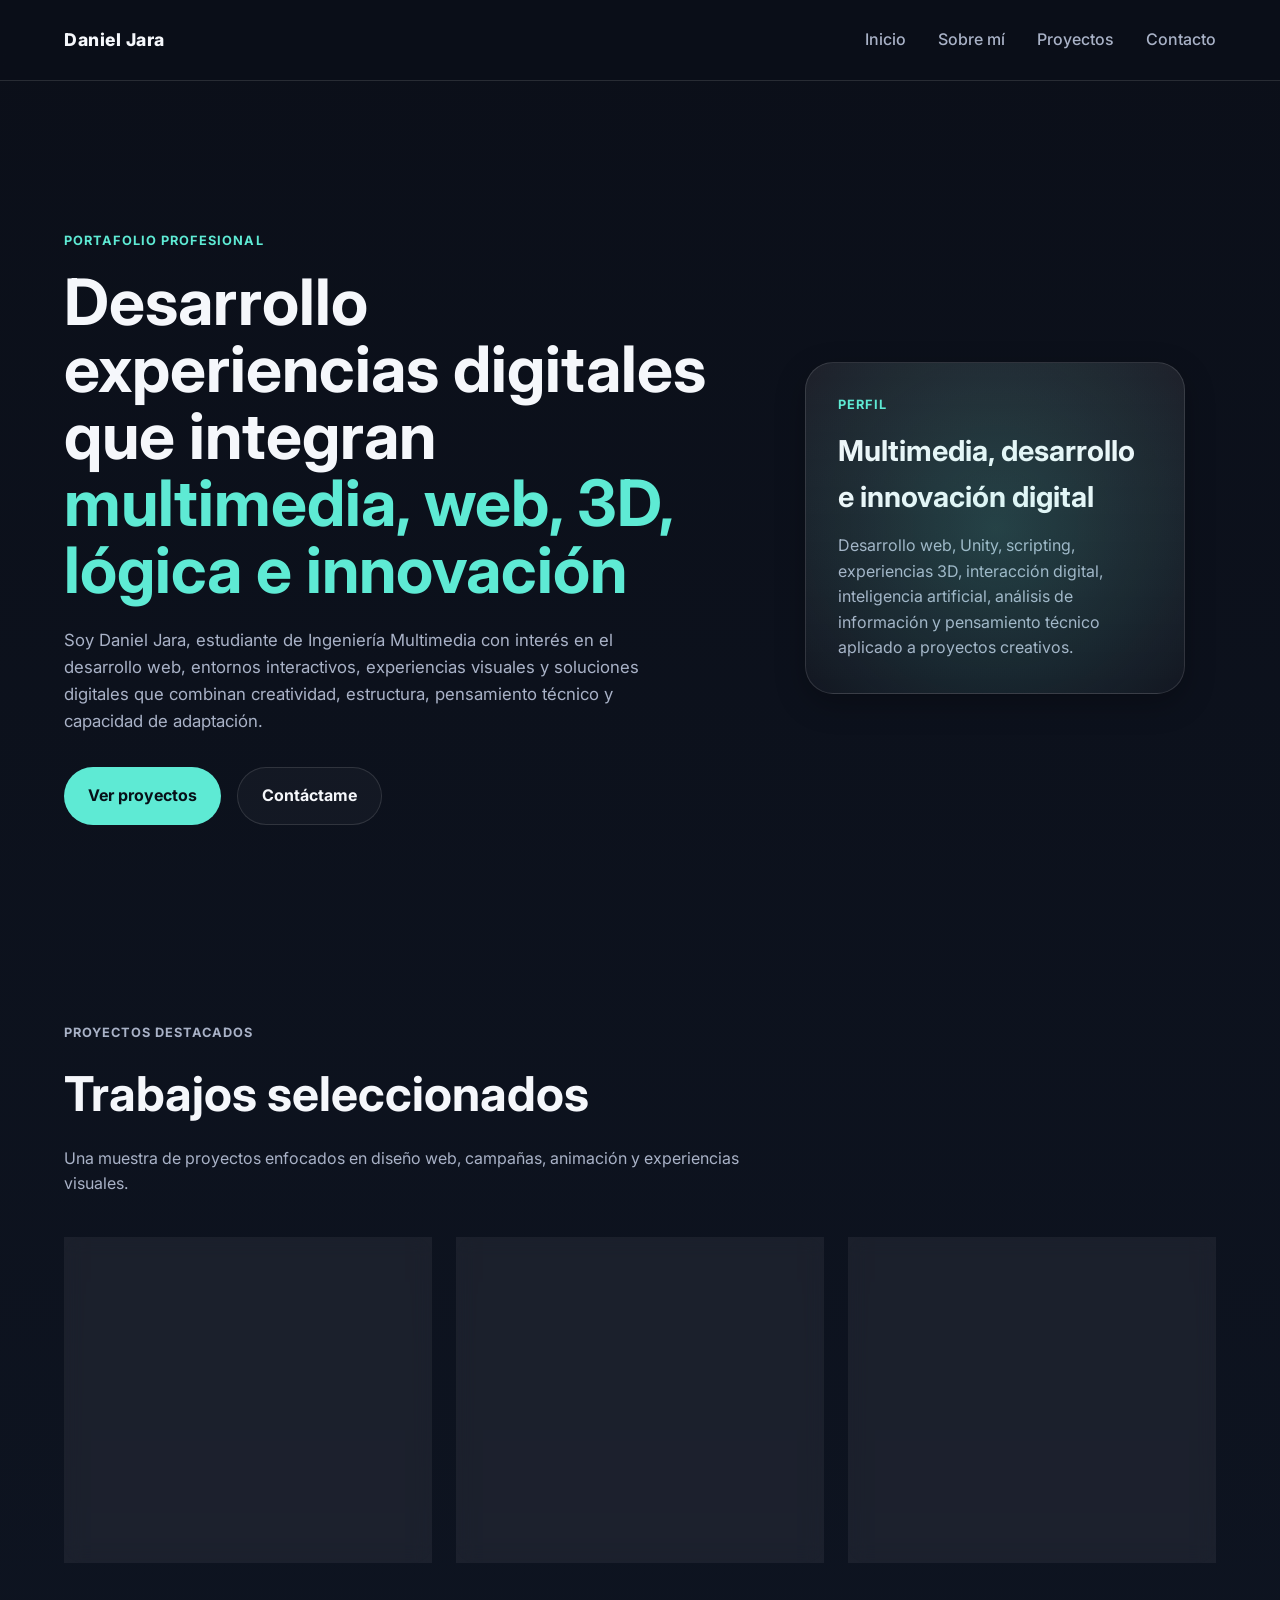
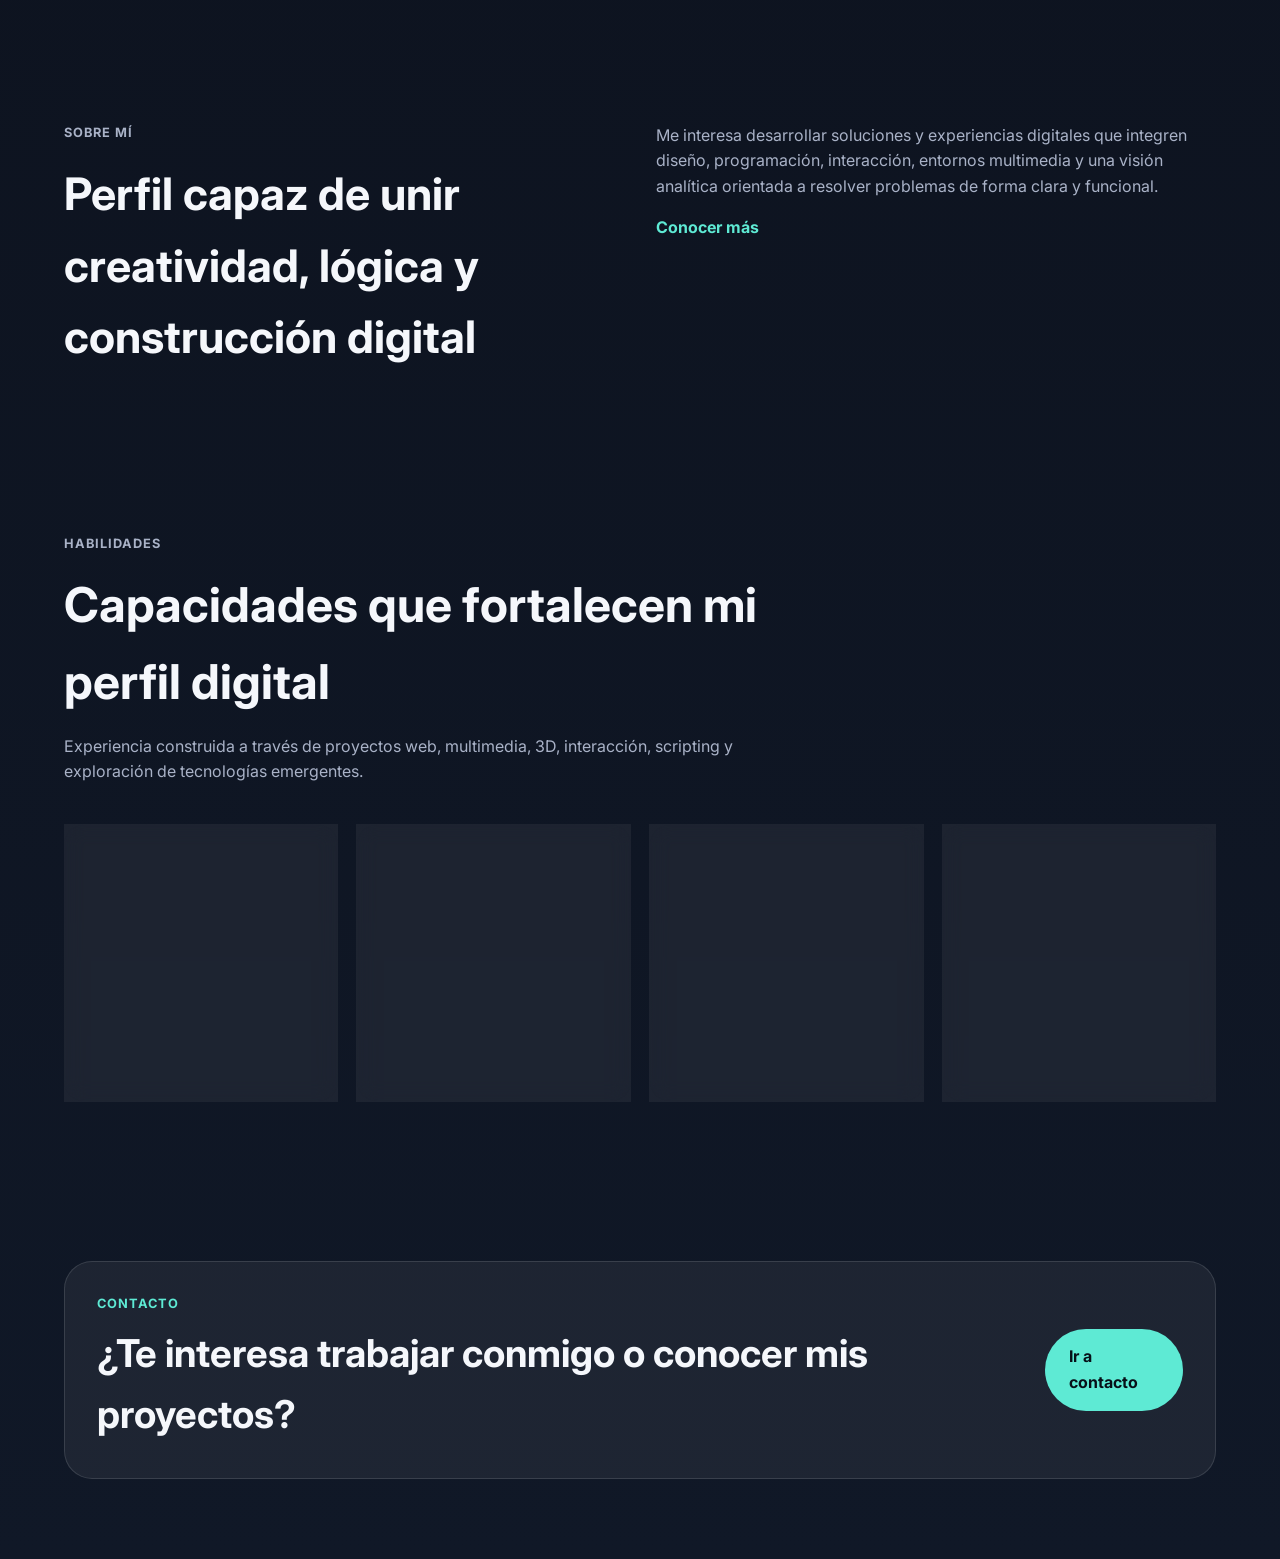
<file: index.html>
<!DOCTYPE html>
<html lang="es">
<head>
  <meta charset="UTF-8" />
  <meta name="viewport" content="width=device-width, initial-scale=1.0" />
  <title>Daniel Jara | Portafolio</title>
  <meta
    name="description"
    content="Portafolio de Daniel Jara, estudiante de Ingeniería Multimedia enfocado en experiencias digitales, desarrollo web y proyectos visuales."
  />

  <link rel="preconnect" href="https://fonts.googleapis.com" />
  <link rel="preconnect" href="https://fonts.gstatic.com" crossorigin />
  <link
    href="https://fonts.googleapis.com/css2?family=Inter:wght@400;500;600;700;800&display=swap"
    rel="stylesheet"
  />

  <link rel="stylesheet" href="css/styles.css" />
</head>
<body>
  <header class="header">
    <div class="container nav">
      <a href="index.html" class="logo">Daniel Jara</a>

      <nav class="navbar" id="navbar">
        <a href="index.html">Inicio</a>
        <a href="about.html">Sobre mí</a>
        <a href="projects.html">Proyectos</a>
        <a href="contact.html">Contacto</a>
      </nav>

      <button class="menu-toggle" id="menu-toggle" aria-label="Abrir menú">
        ☰
      </button>
    </div>
  </header>

  <main>
    <section class="hero">
      <div class="container hero-content">
        <div class="hero-text">
            <p class="tag">Portafolio Profesional</p>
            <h1>
                Desarrollo experiencias digitales que integran
                <span>multimedia, web, 3D, lógica e innovación</span>
            </h1>
            <p class="hero-description">
                Soy Daniel Jara, estudiante de Ingeniería Multimedia con interés en el
                desarrollo web, entornos interactivos, experiencias visuales y soluciones
                digitales que combinan creatividad, estructura, pensamiento técnico y
                capacidad de adaptación.
            </p>

            <div class="hero-buttons">
                <a href="projects.html" class="btn btn-primary">Ver proyectos</a>
                <a href="contact.html" class="btn btn-secondary">Contáctame</a>
            </div>
        </div>

        <div class="hero-visual float-soft">
          <div class="glass-card">
                <p class="small-label">Perfil</p>
                <h2>Multimedia, desarrollo e innovación digital</h2>
                <p>
                    Desarrollo web, Unity, scripting, experiencias 3D, interacción digital,
                    inteligencia artificial, análisis de información y pensamiento técnico
                    aplicado a proyectos creativos.
                </p>
          </div>
        </div>
      </div>
    </section>

    <section class="featured-projects reveal">
      <div class="container">
        <div class="section-header">
          <p class="section-tag">Proyectos destacados</p>
          <h2>Trabajos seleccionados</h2>
          <p>
            Una muestra de proyectos enfocados en diseño web, campañas,
            animación y experiencias visuales.
          </p>
        </div>

        <div class="projects-grid">
          <article class="project-card">
            <span class="project-category">3D / Audiovisual</span>
            <h3>Entorno inmersivo para demostración de audio 3D</h3>
            <p>
              Escenario 3D creado para mostrar y explicar de forma visual el
              funcionamiento del audio 3D dentro de un espacio inmersivo.
            </p>
            <a href="projects/animacion3d.html">Ver proyecto</a>
          </article>

          <article class="project-card">
            <span class="project-category">Web / Experiencia digital</span>
            <h3>MOVE+</h3>
            <p>
              Interfaz moderna y funcional enfocada en experiencia digital,
              navegación clara y estructura responsive.
            </p>
            <a href="projects/pagina-reciente.html">Ver proyecto</a>
          </article>

          <article class="project-card">
            <span class="project-category">Experiencia de marca</span>
            <h3>Sr. Buñuelo: experiencia inmersiva</h3>
            <p>
              Activación de marca con interacción digital, estímulos sensoriales
              y participación del público en tiempo real.
            </p>
            <a href="projects/bunuelo.html">Ver proyecto</a>
          </article>
        </div>
      </div>
    </section>

    <section class="about-preview reveal">
        <div class="container about-preview-content">
            <div>
            <p class="section-tag">Sobre mí</p>
            <h2>Perfil capaz de unir creatividad, lógica y construcción digital</h2>
            </div>
            <div>
            <p>
                Me interesa desarrollar soluciones y experiencias digitales que integren
                diseño, programación, interacción, entornos multimedia y una visión
                analítica orientada a resolver problemas de forma clara y funcional.
            </p>
            <a href="about.html" class="text-link">Conocer más</a>
            </div>
        </div>
    </section>

    <section class="skills reveal">
        <div class="container">
            <div class="section-header">
                <p class="section-tag">Habilidades</p>
                <h2>Capacidades que fortalecen mi perfil digital</h2>
                <p>
                    Experiencia construida a través de proyectos web, multimedia, 3D,
                    interacción, scripting y exploración de tecnologías emergentes.
                </p>
                </div>

                <div class="skills-grid">
                <div class="skill-box">
                    <h3>Desarrollo web y frontend</h3>
                    <p>
                    Construcción de interfaces funcionales, diseño responsive, estructura
                    clara, navegación intuitiva y experiencia de usuario aplicada.
                    </p>
                </div>

                <div class="skill-box">
                    <h3>Entornos interactivos y 3D</h3>
                    <p>
                    Desarrollo de escenarios digitales, uso de Unity, scripting y creación
                    de experiencias visuales con enfoque espacial e inmersivo.
                    </p>
                </div>

                <div class="skill-box">
                    <h3>Diseño visual y multimedia</h3>
                    <p>
                    Composición gráfica, campañas visuales, integración de recursos
                    multimedia, narrativa visual y presentación profesional de proyectos.
                    </p>
                </div>

                <div class="skill-box">
                    <h3>Pensamiento técnico y analítico</h3>
                    <p>
                    Lógica de programación, organización de información, análisis de
                    datos, fundamentos de inteligencia artificial y comprensión de
                    entornos digitales complejos.
                    </p>
                </div>
            </div>
        </div>
    </section>

    <section class="cta reveal">
      <div class="container cta-box">
        <div>
          <p class="section-tag">Contacto</p>
          <h2>¿Te interesa trabajar conmigo o conocer mis proyectos?</h2>
        </div>
        <a href="contact.html" class="btn btn-primary">Ir a contacto</a>
      </div>
    </section>
  </main>

  <script src="js/main.js"></script>
</body>
</html>
</file>
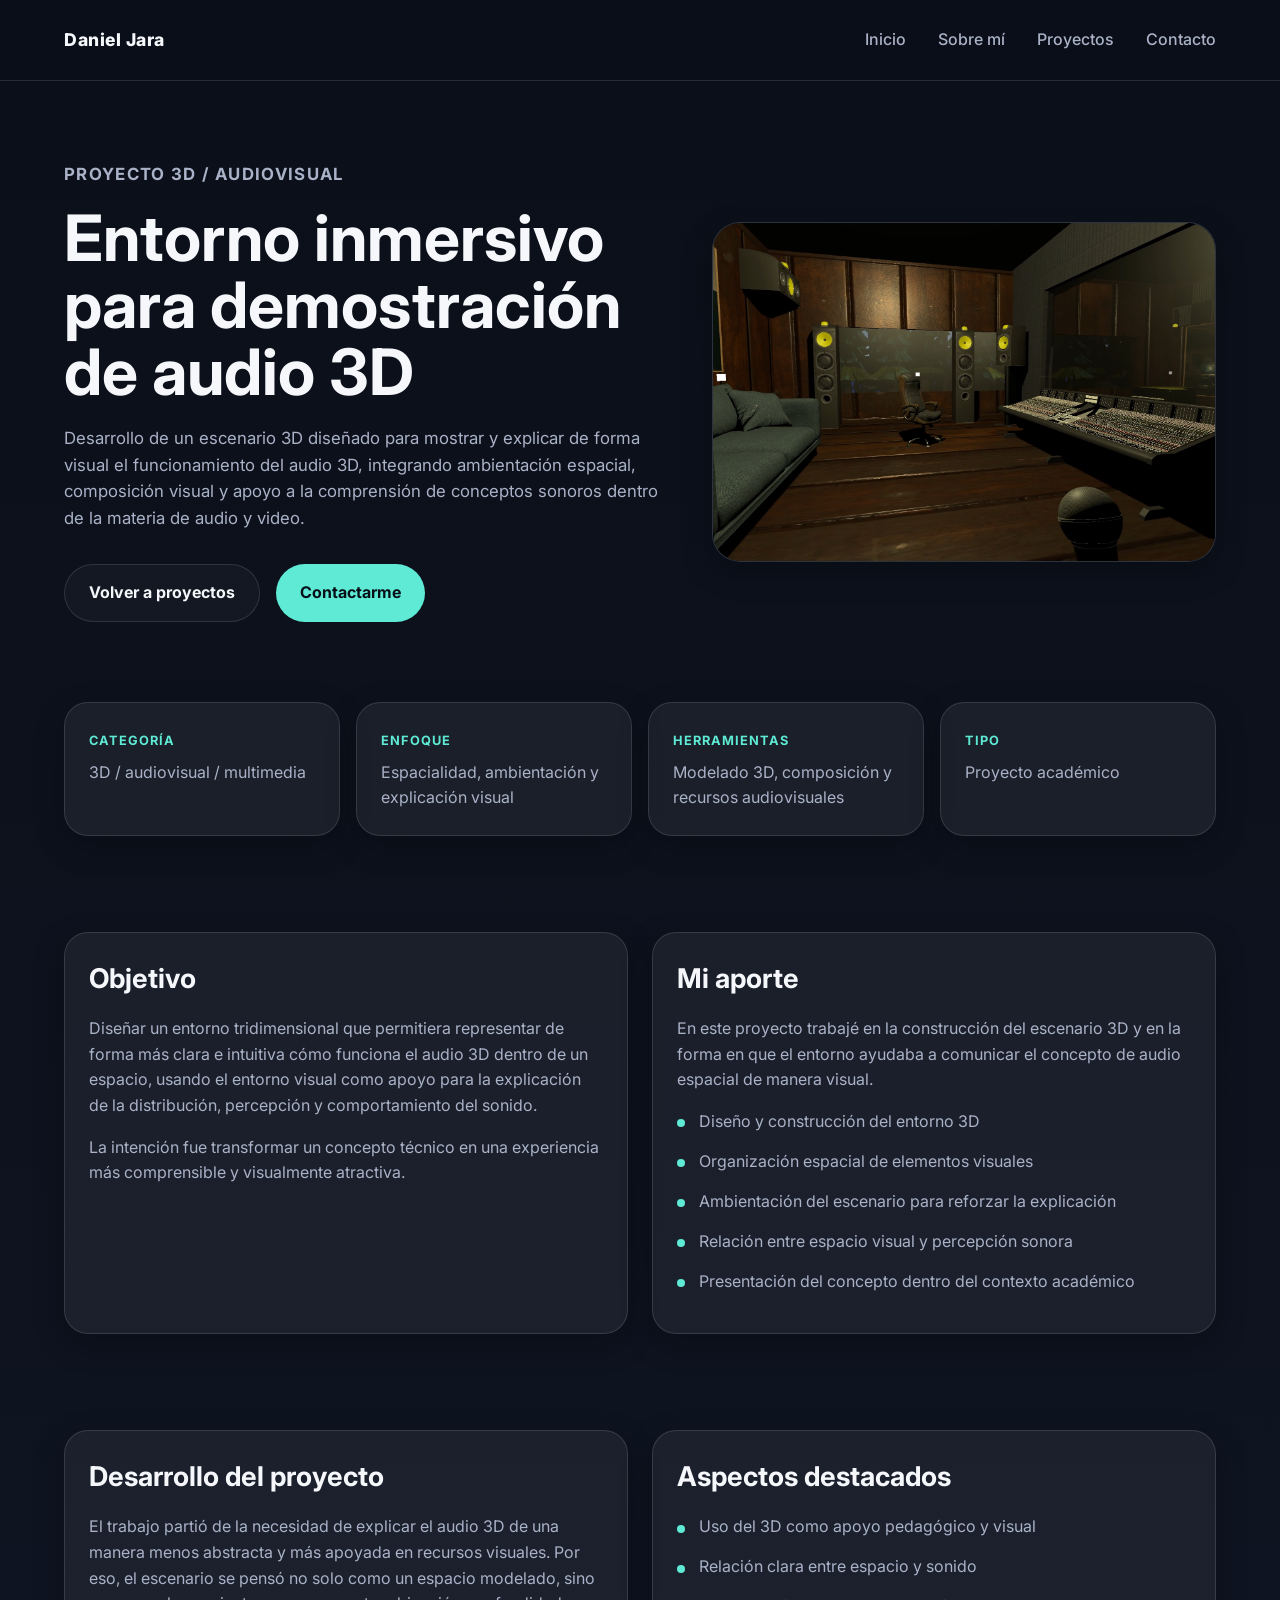
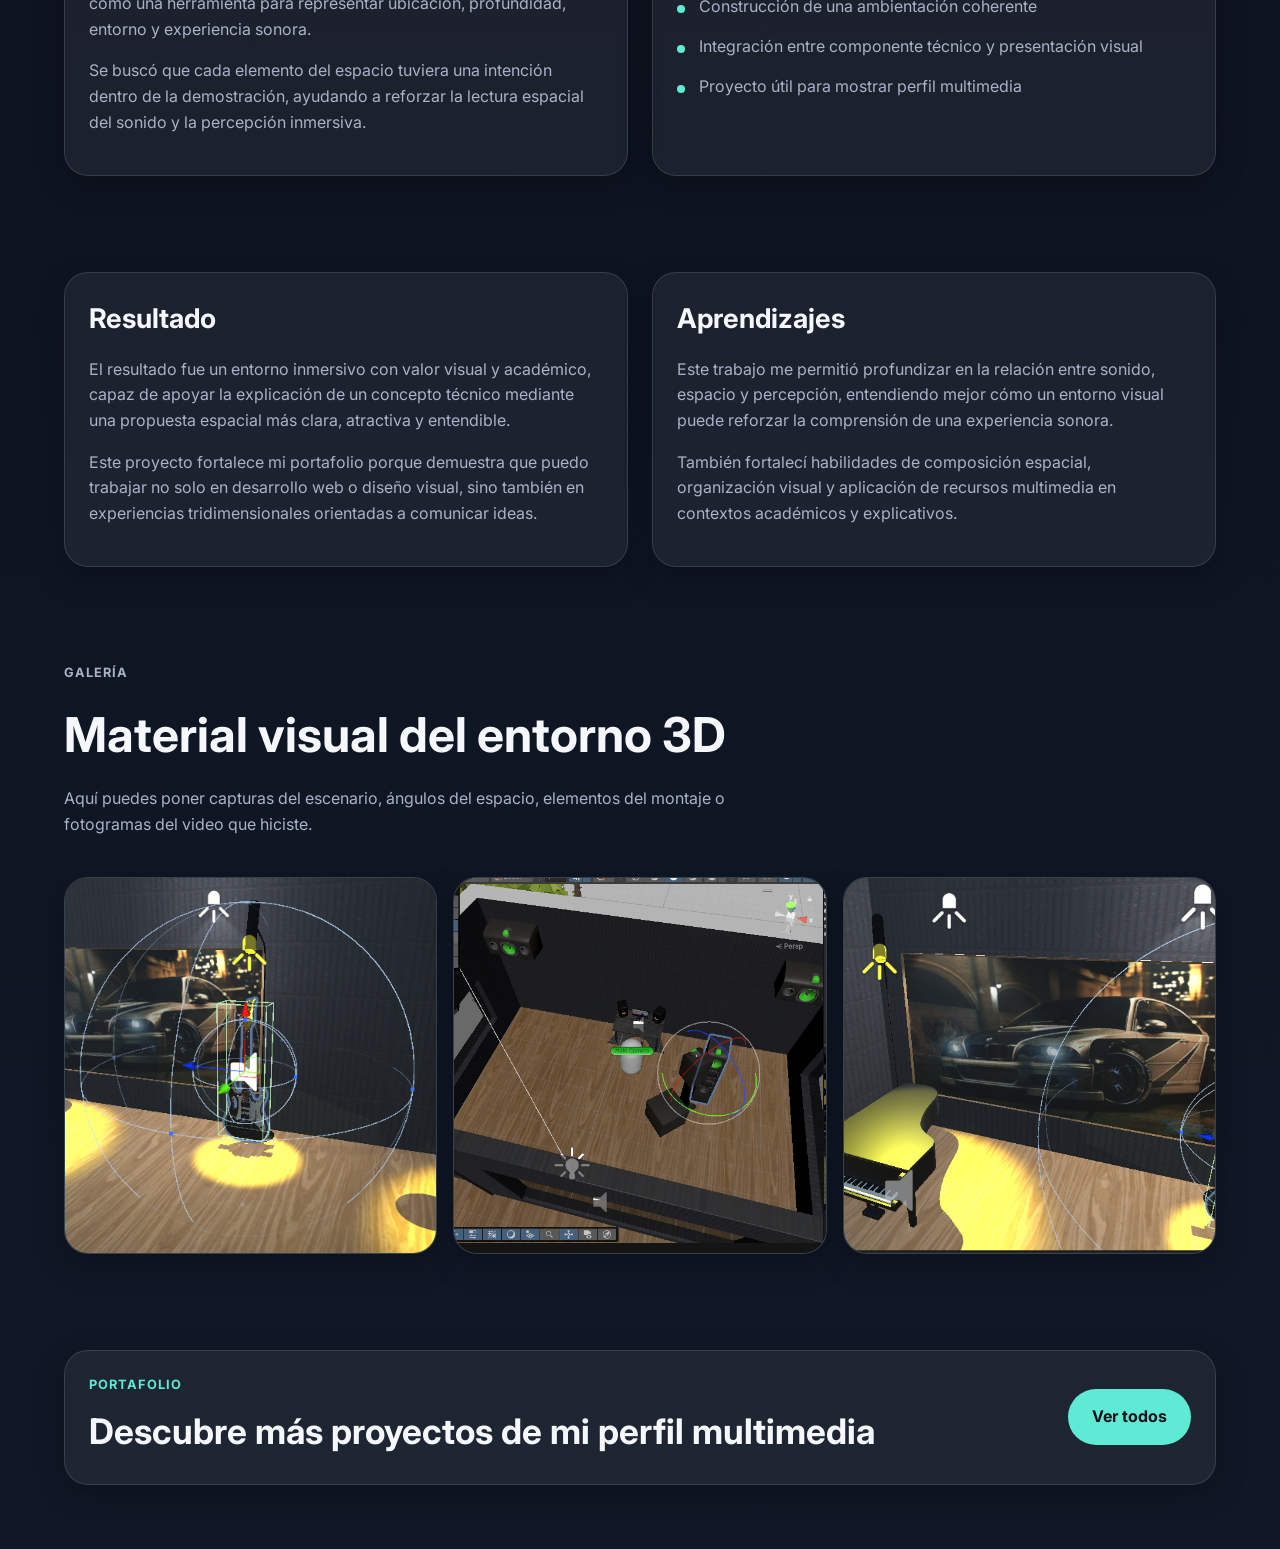
<file: projects/animacion3d.html>
<!DOCTYPE html>
<html lang="es">
<head>
  <meta charset="UTF-8" />
  <meta name="viewport" content="width=device-width, initial-scale=1.0" />
  <title>Entorno inmersivo para demostración de audio 3D | Daniel Jara</title>
  <meta
    name="description"
    content="Proyecto de entorno inmersivo para demostración de audio 3D, enfocado en visualización espacial, ambientación tridimensional y apoyo a la explicación de conceptos sonoros."
  />

  <link rel="preconnect" href="https://fonts.googleapis.com" />
  <link rel="preconnect" href="https://fonts.gstatic.com" crossorigin />
  <link
    href="https://fonts.googleapis.com/css2?family=Inter:wght@400;500;600;700;800&display=swap"
    rel="stylesheet"
  />

  <link rel="stylesheet" href="../css/styles.css" />
  <link rel="stylesheet" href="../css/project-detail.css" />
</head>
<body>
  <header class="header">
    <div class="container nav">
      <a href="../index.html" class="logo">Daniel Jara</a>

      <nav class="navbar" id="navbar">
        <a href="../index.html">Inicio</a>
        <a href="../about.html">Sobre mí</a>
        <a href="../projects.html">Proyectos</a>
        <a href="../contact.html">Contacto</a>
      </nav>

      <button class="menu-toggle" id="menu-toggle" aria-label="Abrir menú">
        ☰
      </button>
    </div>
  </header>

  <main>
    <section class="project-hero reveal">
      <div class="container project-hero-grid">
        <div class="project-hero-text">
          <p class="section-tag">Proyecto 3D / audiovisual</p>
          <h1>Entorno inmersivo para demostración de audio 3D</h1>
          <p>
            Desarrollo de un escenario 3D diseñado para mostrar y explicar de
            forma visual el funcionamiento del audio 3D, integrando ambientación
            espacial, composición visual y apoyo a la comprensión de conceptos
            sonoros dentro de la materia de audio y video.
          </p>

          <div class="hero-buttons">
            <a href="../projects.html" class="btn btn-secondary">Volver a proyectos</a>
            <a href="../contact.html" class="btn btn-primary">Contactarme</a>
          </div>
        </div>

            <div class="project-hero-visual float-soft">
              <img src="..\images\escenario.png" alt="Imagen principal del proyecto Sr. Buñuelo">
            </div>
      </div>
    </section>

    <section class="project-meta reveal">
      <div class="container meta-grid">
        <div class="meta-card">
          <span>Categoría</span>
          <p>3D / audiovisual / multimedia</p>
        </div>
        <div class="meta-card">
          <span>Enfoque</span>
          <p>Espacialidad, ambientación y explicación visual</p>
        </div>
        <div class="meta-card">
          <span>Herramientas</span>
          <p>Modelado 3D, composición y recursos audiovisuales</p>
        </div>
        <div class="meta-card">
          <span>Tipo</span>
          <p>Proyecto académico</p>
        </div>
      </div>
    </section>

    <section class="project-section reveal">
      <div class="container content-grid">
        <article class="content-card">
          <h2>Objetivo</h2>
          <p>
            Diseñar un entorno tridimensional que permitiera representar de forma
            más clara e intuitiva cómo funciona el audio 3D dentro de un espacio,
            usando el entorno visual como apoyo para la explicación de la
            distribución, percepción y comportamiento del sonido.
          </p>
          <p>
            La intención fue transformar un concepto técnico en una experiencia
            más comprensible y visualmente atractiva.
          </p>
        </article>

        <article class="content-card">
          <h2>Mi aporte</h2>
          <p>
            En este proyecto trabajé en la construcción del escenario 3D y en la
            forma en que el entorno ayudaba a comunicar el concepto de audio
            espacial de manera visual.
          </p>
          <ul class="highlight-list">
            <li>Diseño y construcción del entorno 3D</li>
            <li>Organización espacial de elementos visuales</li>
            <li>Ambientación del escenario para reforzar la explicación</li>
            <li>Relación entre espacio visual y percepción sonora</li>
            <li>Presentación del concepto dentro del contexto académico</li>
          </ul>
        </article>
      </div>
    </section>

    <section class="project-section reveal">
      <div class="container content-grid">
        <article class="content-card">
          <h2>Desarrollo del proyecto</h2>
          <p>
            El trabajo partió de la necesidad de explicar el audio 3D de una
            manera menos abstracta y más apoyada en recursos visuales. Por eso,
            el escenario se pensó no solo como un espacio modelado, sino como una
            herramienta para representar ubicación, profundidad, entorno y
            experiencia sonora.
          </p>
          <p>
            Se buscó que cada elemento del espacio tuviera una intención dentro
            de la demostración, ayudando a reforzar la lectura espacial del
            sonido y la percepción inmersiva.
          </p>
        </article>

        <article class="content-card">
          <h2>Aspectos destacados</h2>
          <ul class="highlight-list">
            <li>Uso del 3D como apoyo pedagógico y visual</li>
            <li>Relación clara entre espacio y sonido</li>
            <li>Construcción de una ambientación coherente</li>
            <li>Integración entre componente técnico y presentación visual</li>
            <li>Proyecto útil para mostrar perfil multimedia</li>
          </ul>
        </article>
      </div>
    </section>

    <section class="project-section reveal">
      <div class="container content-grid">
        <article class="content-card">
          <h2>Resultado</h2>
          <p>
            El resultado fue un entorno inmersivo con valor visual y académico,
            capaz de apoyar la explicación de un concepto técnico mediante una
            propuesta espacial más clara, atractiva y entendible.
          </p>
          <p>
            Este proyecto fortalece mi portafolio porque demuestra que puedo
            trabajar no solo en desarrollo web o diseño visual, sino también en
            experiencias tridimensionales orientadas a comunicar ideas.
          </p>
        </article>

        <article class="content-card">
          <h2>Aprendizajes</h2>
          <p>
            Este trabajo me permitió profundizar en la relación entre sonido,
            espacio y percepción, entendiendo mejor cómo un entorno visual puede
            reforzar la comprensión de una experiencia sonora.
          </p>
          <p>
            También fortalecí habilidades de composición espacial, organización
            visual y aplicación de recursos multimedia en contextos académicos y
            explicativos.
          </p>
        </article>
      </div>
    </section>

    <section class="project-gallery reveal">
      <div class="container">
        <div class="section-header">
          <p class="section-tag">Galería</p>
          <h2>Material visual del entorno 3D</h2>
          <p>
            Aquí puedes poner capturas del escenario, ángulos del espacio,
            elementos del montaje o fotogramas del video que hiciste.
          </p>
        </div>

        <div class="gallery-grid">
          <div class="gallery-card">
            <img src="..\images\guitarra.png" alt="Estructura y flujo del espacio del proyecto Sr. Buñuelo">
          </div>

          <div class="gallery-card">
            <img src="..\images\espacio.png" alt="Filtros e interacción del público en la experiencia Sr. Buñuelo">
          </div>

          <div class="gallery-card">
            <img src="..\images\espacio2.png" alt="Montaje y ejecución final del proyecto Sr. Buñuelo">
          </div>
        </div>
      </div>
    </section>

    <section class="project-nav reveal">
      <div class="container project-nav-box">
        <div>
          <p class="section-tag">Portafolio</p>
          <h2>Descubre más proyectos de mi perfil multimedia</h2>
        </div>
        <a href="../projects.html" class="btn btn-primary">Ver todos</a>
      </div>
    </section>
  </main>

  <script src="../js/main.js"></script>
</body>
</html>
</file>
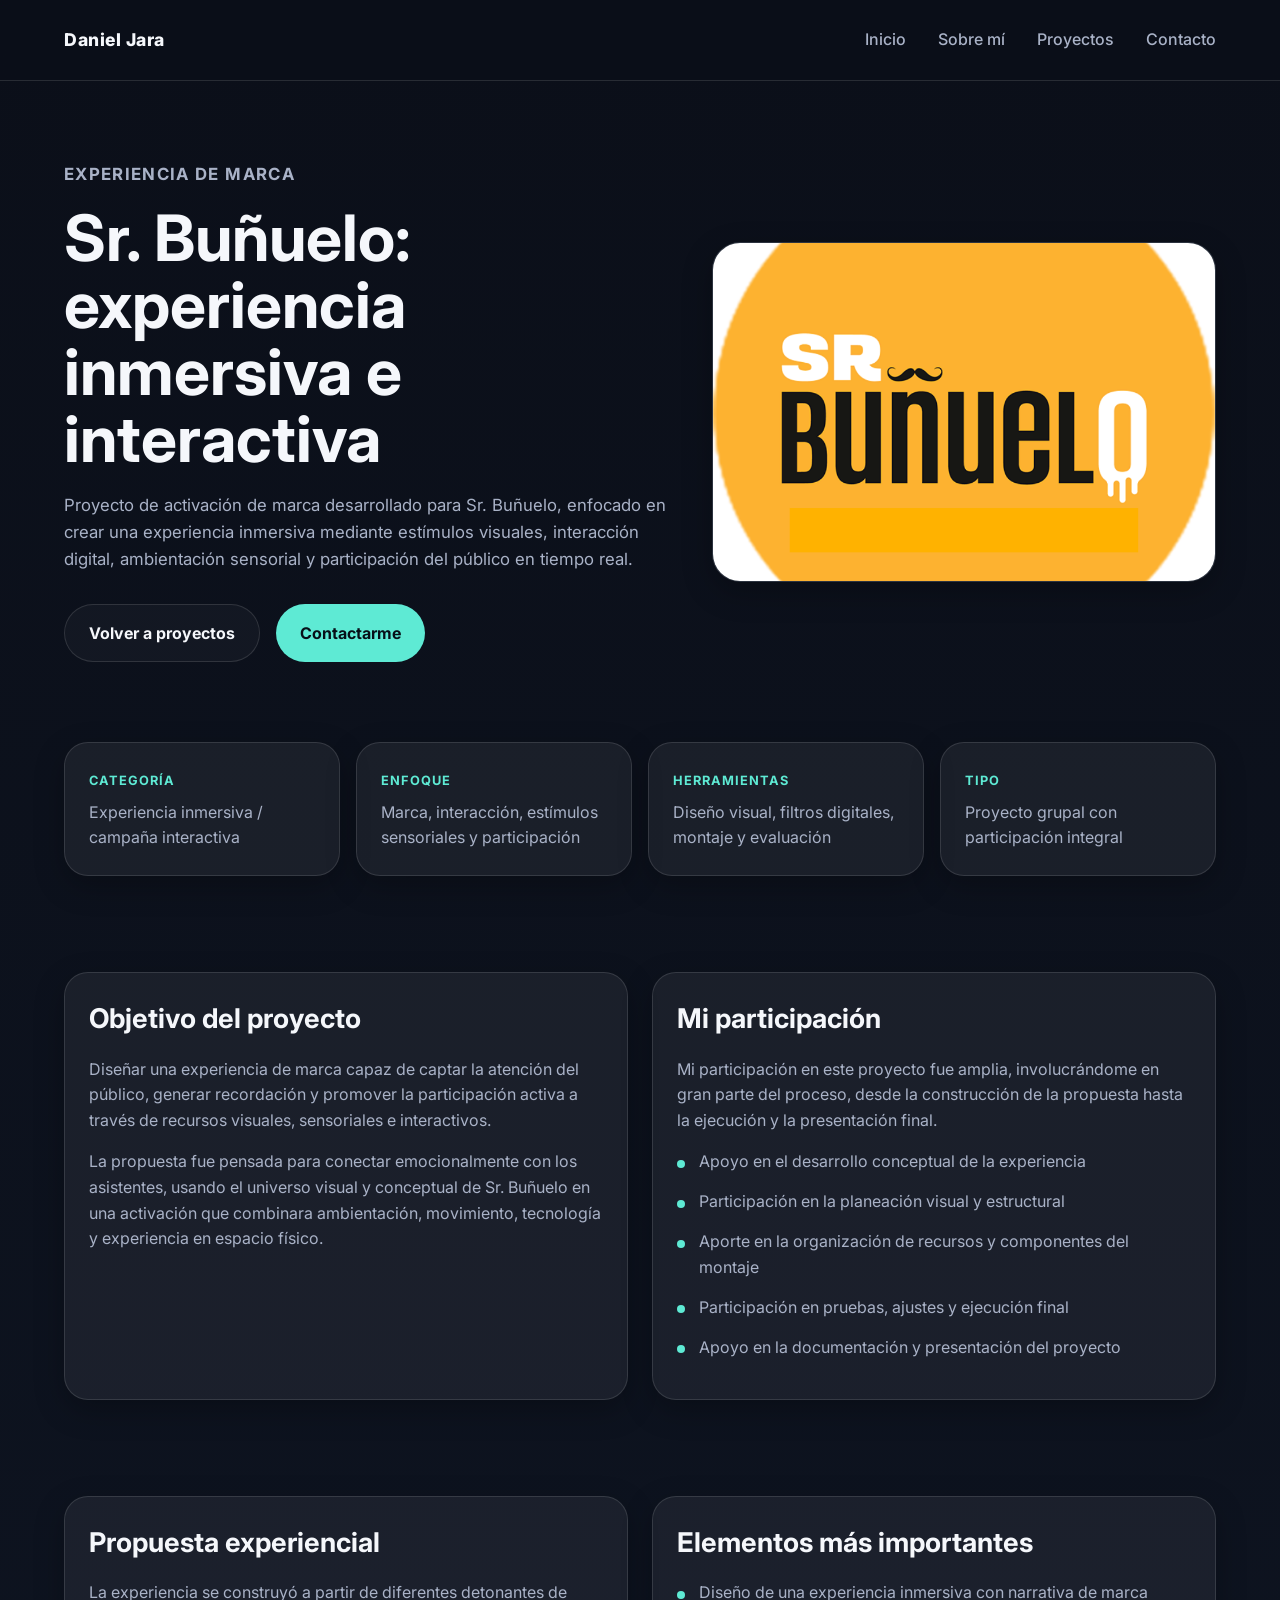
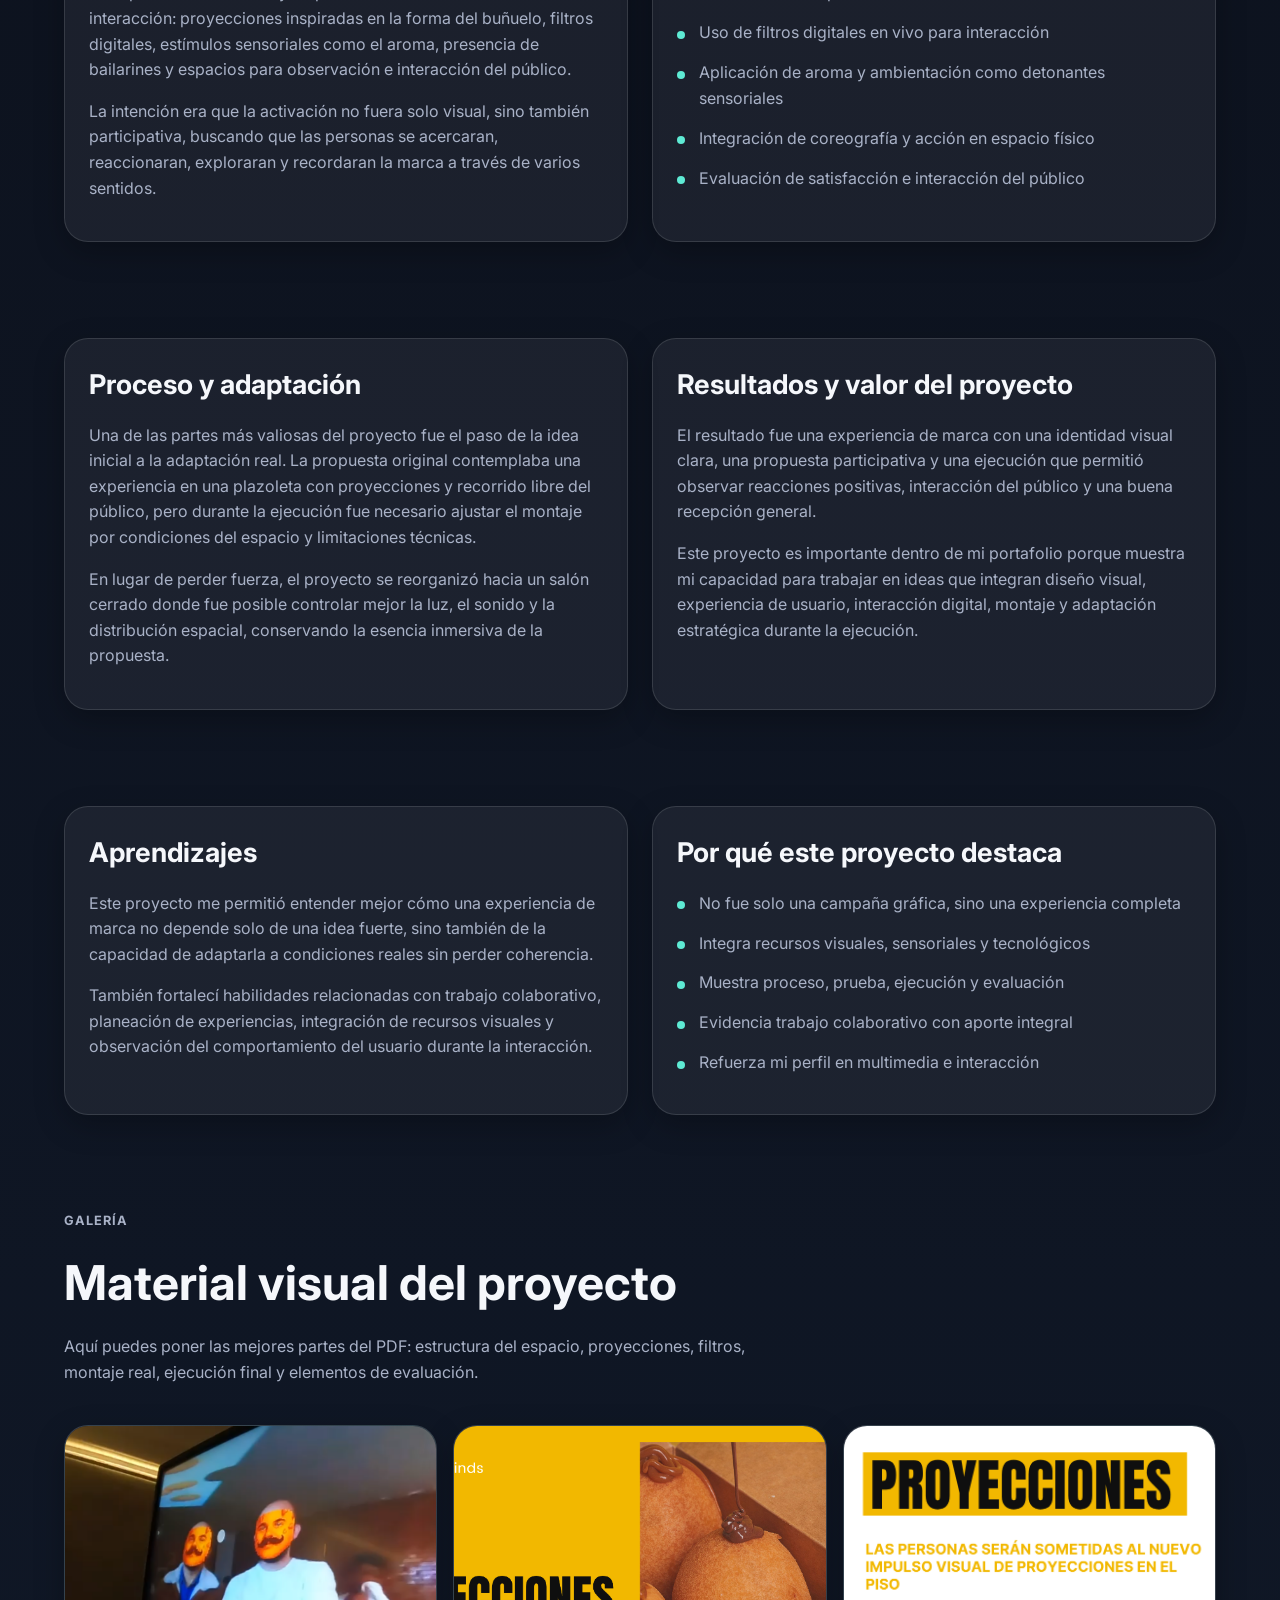
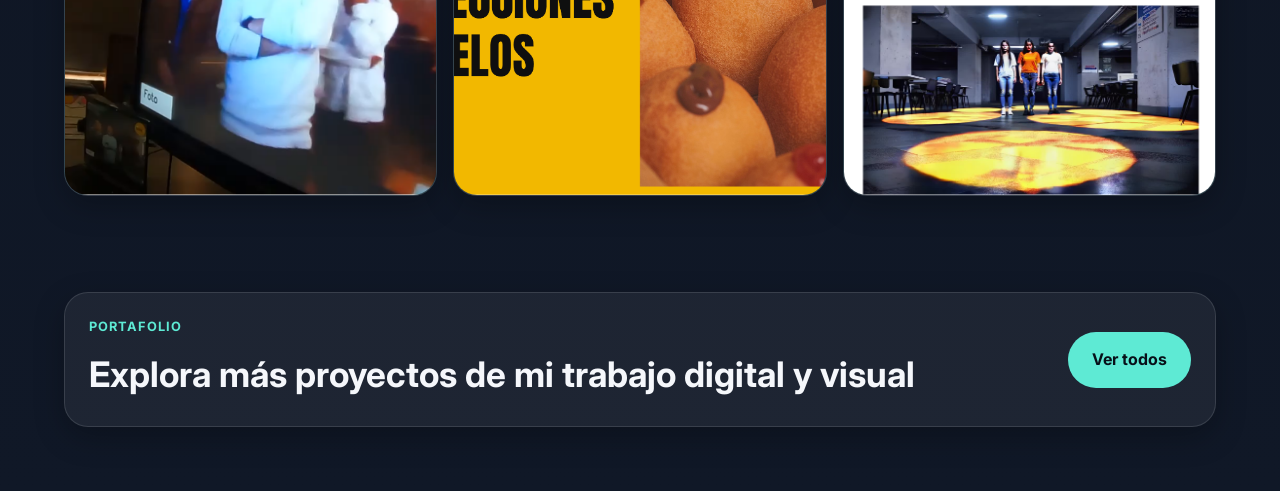
<file: projects/bunuelo.html>
<!DOCTYPE html>
<html lang="es">
<head>
  <meta charset="UTF-8" />
  <meta name="viewport" content="width=device-width, initial-scale=1.0" />
  <title>Experiencia inmersiva Sr. Buñuelo | Daniel Jara</title>
  <meta
    name="description"
    content="Proyecto de experiencia inmersiva para Sr. Buñuelo, enfocado en activación de marca, interacción digital, estímulos sensoriales y participación del público."
  />

  <link rel="preconnect" href="https://fonts.googleapis.com" />
  <link rel="preconnect" href="https://fonts.gstatic.com" crossorigin />
  <link
    href="https://fonts.googleapis.com/css2?family=Inter:wght@400;500;600;700;800&display=swap"
    rel="stylesheet"
  />

  <link rel="stylesheet" href="../css/styles.css" />
  <link rel="stylesheet" href="../css/project-detail.css" />
</head>
<body>
  <header class="header">
    <div class="container nav">
      <a href="../index.html" class="logo">Daniel Jara</a>

      <nav class="navbar" id="navbar">
        <a href="../index.html">Inicio</a>
        <a href="../about.html">Sobre mí</a>
        <a href="../projects.html">Proyectos</a>
        <a href="../contact.html">Contacto</a>
      </nav>

      <button class="menu-toggle" id="menu-toggle" aria-label="Abrir menú">
        ☰
      </button>
    </div>
  </header>

  <main>
    <section class="project-hero reveal">
      <div class="container project-hero-grid">
        <div class="project-hero-text">
          <p class="section-tag">Experiencia de marca</p>
          <h1>Sr. Buñuelo: experiencia inmersiva e interactiva</h1>
          <p>
            Proyecto de activación de marca desarrollado para Sr. Buñuelo,
            enfocado en crear una experiencia inmersiva mediante estímulos
            visuales, interacción digital, ambientación sensorial y participación
            del público en tiempo real.
          </p>

          <div class="hero-buttons">
            <a href="../projects.html" class="btn btn-secondary">Volver a proyectos</a>
            <a href="../contact.html" class="btn btn-primary">Contactarme</a>
          </div>
        </div>

        <div class="project-hero-visual float-soft">
          <img src="..\images\buñuelo.png" alt="Imagen principal del proyecto Sr. Buñuelo">
        </div>
      </div>
    </section>

    <section class="project-meta reveal">
      <div class="container meta-grid">
        <div class="meta-card">
          <span>Categoría</span>
          <p>Experiencia inmersiva / campaña interactiva</p>
        </div>
        <div class="meta-card">
          <span>Enfoque</span>
          <p>Marca, interacción, estímulos sensoriales y participación</p>
        </div>
        <div class="meta-card">
          <span>Herramientas</span>
          <p>Diseño visual, filtros digitales, montaje y evaluación</p>
        </div>
        <div class="meta-card">
          <span>Tipo</span>
          <p>Proyecto grupal con participación integral</p>
        </div>
      </div>
    </section>

    <section class="project-section reveal">
      <div class="container content-grid">
        <article class="content-card">
          <h2>Objetivo del proyecto</h2>
          <p>
            Diseñar una experiencia de marca capaz de captar la atención del
            público, generar recordación y promover la participación activa a
            través de recursos visuales, sensoriales e interactivos.
          </p>
          <p>
            La propuesta fue pensada para conectar emocionalmente con los
            asistentes, usando el universo visual y conceptual de Sr. Buñuelo en
            una activación que combinara ambientación, movimiento, tecnología y
            experiencia en espacio físico.
          </p>
        </article>

        <article class="content-card">
          <h2>Mi participación</h2>
          <p>
            Mi participación en este proyecto fue amplia, involucrándome en gran
            parte del proceso, desde la construcción de la propuesta hasta la
            ejecución y la presentación final.
          </p>
          <ul class="highlight-list">
            <li>Apoyo en el desarrollo conceptual de la experiencia</li>
            <li>Participación en la planeación visual y estructural</li>
            <li>Aporte en la organización de recursos y componentes del montaje</li>
            <li>Participación en pruebas, ajustes y ejecución final</li>
            <li>Apoyo en la documentación y presentación del proyecto</li>
          </ul>
        </article>
      </div>
    </section>

    <section class="project-section reveal">
      <div class="container content-grid">
        <article class="content-card">
          <h2>Propuesta experiencial</h2>
          <p>
            La experiencia se construyó a partir de diferentes detonantes de
            interacción: proyecciones inspiradas en la forma del buñuelo,
            filtros digitales, estímulos sensoriales como el aroma, presencia de
            bailarines y espacios para observación e interacción del público.
          </p>
          <p>
            La intención era que la activación no fuera solo visual, sino también
            participativa, buscando que las personas se acercaran, reaccionaran,
            exploraran y recordaran la marca a través de varios sentidos.
          </p>
        </article>

        <article class="content-card">
          <h2>Elementos más importantes</h2>
          <ul class="highlight-list">
            <li>Diseño de una experiencia inmersiva con narrativa de marca</li>
            <li>Uso de filtros digitales en vivo para interacción</li>
            <li>Aplicación de aroma y ambientación como detonantes sensoriales</li>
            <li>Integración de coreografía y acción en espacio físico</li>
            <li>Evaluación de satisfacción e interacción del público</li>
          </ul>
        </article>
      </div>
    </section>

    <section class="project-section reveal">
      <div class="container content-grid">
        <article class="content-card">
          <h2>Proceso y adaptación</h2>
          <p>
            Una de las partes más valiosas del proyecto fue el paso de la idea
            inicial a la adaptación real. La propuesta original contemplaba una
            experiencia en una plazoleta con proyecciones y recorrido libre del
            público, pero durante la ejecución fue necesario ajustar el montaje
            por condiciones del espacio y limitaciones técnicas.
          </p>
          <p>
            En lugar de perder fuerza, el proyecto se reorganizó hacia un salón
            cerrado donde fue posible controlar mejor la luz, el sonido y la
            distribución espacial, conservando la esencia inmersiva de la
            propuesta.
          </p>
        </article>

        <article class="content-card">
          <h2>Resultados y valor del proyecto</h2>
          <p>
            El resultado fue una experiencia de marca con una identidad visual
            clara, una propuesta participativa y una ejecución que permitió
            observar reacciones positivas, interacción del público y una buena
            recepción general.
          </p>
          <p>
            Este proyecto es importante dentro de mi portafolio porque muestra mi
            capacidad para trabajar en ideas que integran diseño visual,
            experiencia de usuario, interacción digital, montaje y adaptación
            estratégica durante la ejecución.
          </p>
        </article>
      </div>
    </section>

    <section class="project-section reveal">
      <div class="container content-grid">
        <article class="content-card">
          <h2>Aprendizajes</h2>
          <p>
            Este proyecto me permitió entender mejor cómo una experiencia de
            marca no depende solo de una idea fuerte, sino también de la
            capacidad de adaptarla a condiciones reales sin perder coherencia.
          </p>
          <p>
            También fortalecí habilidades relacionadas con trabajo colaborativo,
            planeación de experiencias, integración de recursos visuales y
            observación del comportamiento del usuario durante la interacción.
          </p>
        </article>

        <article class="content-card">
          <h2>Por qué este proyecto destaca</h2>
          <ul class="highlight-list">
            <li>No fue solo una campaña gráfica, sino una experiencia completa</li>
            <li>Integra recursos visuales, sensoriales y tecnológicos</li>
            <li>Muestra proceso, prueba, ejecución y evaluación</li>
            <li>Evidencia trabajo colaborativo con aporte integral</li>
            <li>Refuerza mi perfil en multimedia e interacción</li>
          </ul>
        </article>
      </div>
    </section>

    <section class="project-gallery reveal">
      <div class="container">
        <div class="section-header">
          <p class="section-tag">Galería</p>
          <h2>Material visual del proyecto</h2>
          <p>
            Aquí puedes poner las mejores partes del PDF: estructura del espacio,
            proyecciones, filtros, montaje real, ejecución final y elementos de
            evaluación.
          </p>
        </div>

        <div class="gallery-grid">
          <div class="gallery-card">
            <img src="..\images\buñuelo1.png" alt="Estructura y flujo del espacio del proyecto Sr. Buñuelo">
          </div>

          <div class="gallery-card">
            <img src="..\images\buñuelo2.png" alt="Filtros e interacción del público en la experiencia Sr. Buñuelo">
          </div>

          <div class="gallery-card">
            <img src="..\images\buñuelo3.png" alt="Montaje y ejecución final del proyecto Sr. Buñuelo">
          </div>
        </div>
      </div>
    </section>

    <section class="project-nav reveal">
      <div class="container project-nav-box">
        <div>
          <p class="section-tag">Portafolio</p>
          <h2>Explora más proyectos de mi trabajo digital y visual</h2>
        </div>
        <a href="../projects.html" class="btn btn-primary">Ver todos</a>
      </div>
    </section>
  </main>

  <script src="../js/main.js"></script>
</body>
</html>
</file>
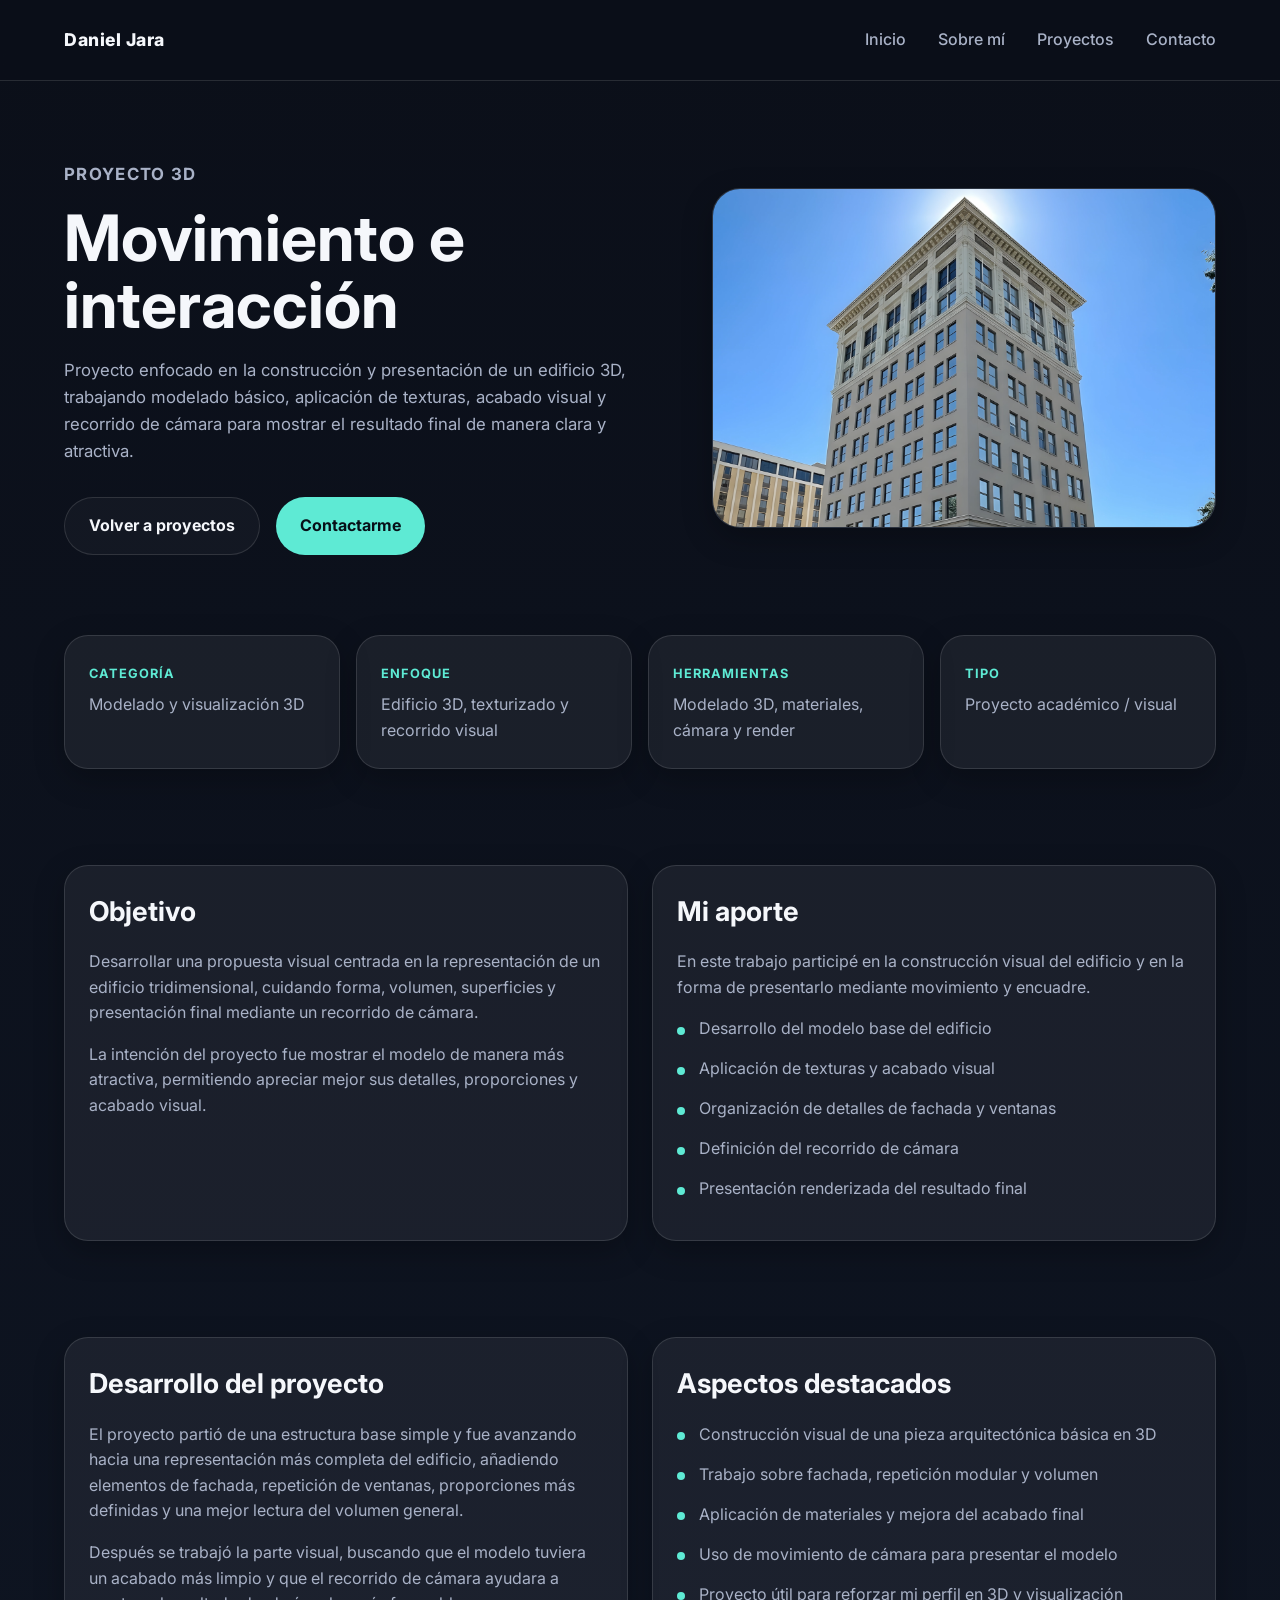
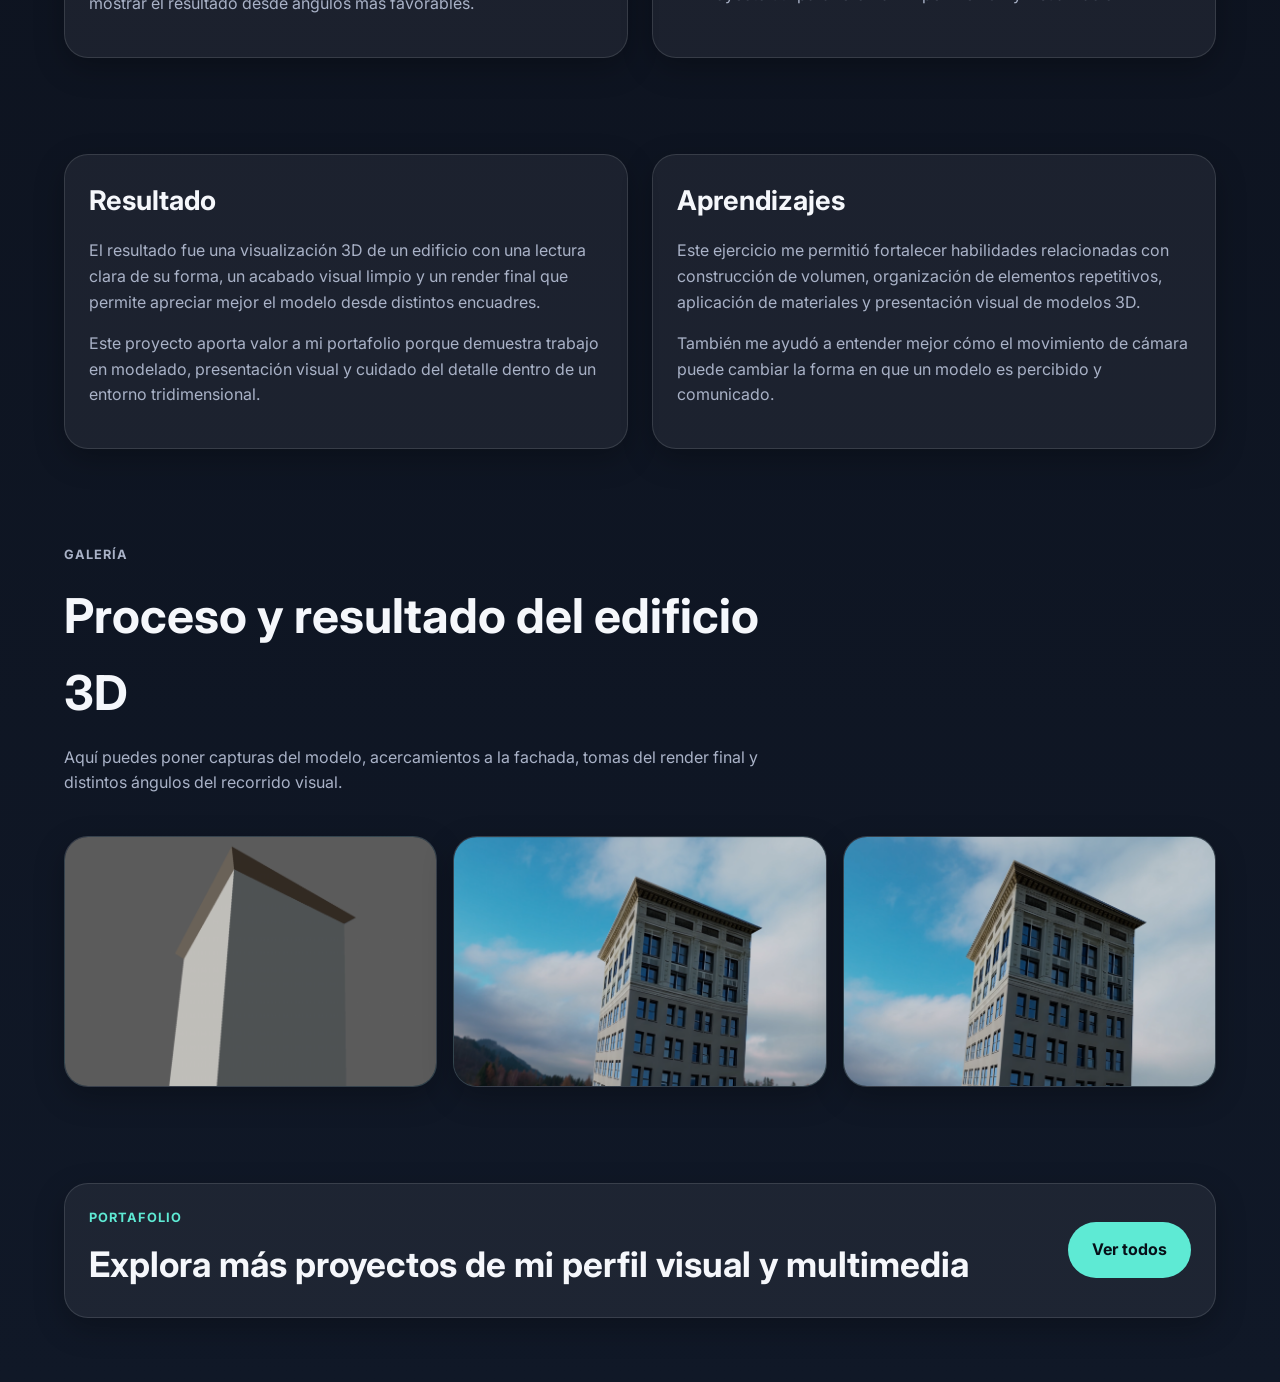
<file: projects/movimiento.html>
<!DOCTYPE html>
<html lang="es">
<head>
  <meta charset="UTF-8" />
  <meta name="viewport" content="width=device-width, initial-scale=1.0" />
  <title>Movimiento e interacción | Daniel Jara</title>
  <meta
    name="description"
    content="Proyecto de modelado, texturizado y visualización de un edificio 3D con recorrido de cámara y presentación arquitectónica básica."
  />

  <link rel="preconnect" href="https://fonts.googleapis.com" />
  <link rel="preconnect" href="https://fonts.gstatic.com" crossorigin />
  <link
    href="https://fonts.googleapis.com/css2?family=Inter:wght@400;500;600;700;800&display=swap"
    rel="stylesheet"
  />

  <link rel="stylesheet" href="../css/styles.css" />
  <link rel="stylesheet" href="../css/project-detail.css" />
</head>
<body>
  <header class="header">
    <div class="container nav">
      <a href="../index.html" class="logo">Daniel Jara</a>

      <nav class="navbar" id="navbar">
        <a href="../index.html">Inicio</a>
        <a href="../about.html">Sobre mí</a>
        <a href="../projects.html">Proyectos</a>
        <a href="../contact.html">Contacto</a>
      </nav>

      <button class="menu-toggle" id="menu-toggle" aria-label="Abrir menú">
        ☰
      </button>
    </div>
  </header>

  <main>
    <section class="project-hero reveal">
      <div class="container project-hero-grid">
        <div class="project-hero-text">
          <p class="section-tag">Proyecto 3D</p>
          <h1>Movimiento e interacción</h1>
          <p>
            Proyecto enfocado en la construcción y presentación de un edificio
            3D, trabajando modelado básico, aplicación de texturas, acabado
            visual y recorrido de cámara para mostrar el resultado final de
            manera clara y atractiva.
          </p>

          <div class="hero-buttons">
            <a href="../projects.html" class="btn btn-secondary">Volver a proyectos</a>
            <a href="../contact.html" class="btn btn-primary">Contactarme</a>
          </div>
        </div>

        <div class="project-hero-visual float-soft">
          <img src="../images/edificio1.png" alt="Vista principal del edificio 3D del proyecto Movimiento e interacción">
        </div>
      </div>
    </section>

    <section class="project-meta reveal">
      <div class="container meta-grid">
        <div class="meta-card">
          <span>Categoría</span>
          <p>Modelado y visualización 3D</p>
        </div>
        <div class="meta-card">
          <span>Enfoque</span>
          <p>Edificio 3D, texturizado y recorrido visual</p>
        </div>
        <div class="meta-card">
          <span>Herramientas</span>
          <p>Modelado 3D, materiales, cámara y render</p>
        </div>
        <div class="meta-card">
          <span>Tipo</span>
          <p>Proyecto académico / visual</p>
        </div>
      </div>
    </section>

    <section class="project-section reveal">
      <div class="container content-grid">
        <article class="content-card">
          <h2>Objetivo</h2>
          <p>
            Desarrollar una propuesta visual centrada en la representación de un
            edificio tridimensional, cuidando forma, volumen, superficies y
            presentación final mediante un recorrido de cámara.
          </p>
          <p>
            La intención del proyecto fue mostrar el modelo de manera más
            atractiva, permitiendo apreciar mejor sus detalles, proporciones y
            acabado visual.
          </p>
        </article>

        <article class="content-card">
          <h2>Mi aporte</h2>
          <p>
            En este trabajo participé en la construcción visual del edificio y
            en la forma de presentarlo mediante movimiento y encuadre.
          </p>
          <ul class="highlight-list">
            <li>Desarrollo del modelo base del edificio</li>
            <li>Aplicación de texturas y acabado visual</li>
            <li>Organización de detalles de fachada y ventanas</li>
            <li>Definición del recorrido de cámara</li>
            <li>Presentación renderizada del resultado final</li>
          </ul>
        </article>
      </div>
    </section>

    <section class="project-section reveal">
      <div class="container content-grid">
        <article class="content-card">
          <h2>Desarrollo del proyecto</h2>
          <p>
            El proyecto partió de una estructura base simple y fue avanzando
            hacia una representación más completa del edificio, añadiendo
            elementos de fachada, repetición de ventanas, proporciones más
            definidas y una mejor lectura del volumen general.
          </p>
          <p>
            Después se trabajó la parte visual, buscando que el modelo tuviera
            un acabado más limpio y que el recorrido de cámara ayudara a mostrar
            el resultado desde ángulos más favorables.
          </p>
        </article>

        <article class="content-card">
          <h2>Aspectos destacados</h2>
          <ul class="highlight-list">
            <li>Construcción visual de una pieza arquitectónica básica en 3D</li>
            <li>Trabajo sobre fachada, repetición modular y volumen</li>
            <li>Aplicación de materiales y mejora del acabado final</li>
            <li>Uso de movimiento de cámara para presentar el modelo</li>
            <li>Proyecto útil para reforzar mi perfil en 3D y visualización</li>
          </ul>
        </article>
      </div>
    </section>

    <section class="project-section reveal">
      <div class="container content-grid">
        <article class="content-card">
          <h2>Resultado</h2>
          <p>
            El resultado fue una visualización 3D de un edificio con una lectura
            clara de su forma, un acabado visual limpio y un render final que
            permite apreciar mejor el modelo desde distintos encuadres.
          </p>
          <p>
            Este proyecto aporta valor a mi portafolio porque demuestra trabajo
            en modelado, presentación visual y cuidado del detalle dentro de un
            entorno tridimensional.
          </p>
        </article>

        <article class="content-card">
          <h2>Aprendizajes</h2>
          <p>
            Este ejercicio me permitió fortalecer habilidades relacionadas con
            construcción de volumen, organización de elementos repetitivos,
            aplicación de materiales y presentación visual de modelos 3D.
          </p>
          <p>
            También me ayudó a entender mejor cómo el movimiento de cámara puede
            cambiar la forma en que un modelo es percibido y comunicado.
          </p>
        </article>
      </div>
    </section>

    <section class="project-gallery reveal">
      <div class="container">
        <div class="section-header">
          <p class="section-tag">Galería</p>
          <h2>Proceso y resultado del edificio 3D</h2>
          <p>
            Aquí puedes poner capturas del modelo, acercamientos a la fachada,
            tomas del render final y distintos ángulos del recorrido visual.
          </p>
        </div>

        <div class="gallery-grid">
          <div class="gallery-card">
            <img src="../images/edificio 2.png" alt="Vista principal del edificio 3D">
          </div>
          <div class="gallery-card">
            <img src="../images/edificio 3.png" alt="Detalle de la fachada del edificio 3D">
          </div>
          <div class="gallery-card">
            <img src="../images/edificio 4.png" alt="Render final del edificio 3D">
          </div>
        </div>
      </div>
    </section>

    <section class="project-nav reveal">
      <div class="container project-nav-box">
        <div>
          <p class="section-tag">Portafolio</p>
          <h2>Explora más proyectos de mi perfil visual y multimedia</h2>
        </div>
        <a href="../projects.html" class="btn btn-primary">Ver todos</a>
      </div>
    </section>
  </main>

  <script src="../js/main.js"></script>
</body>
</html>
</file>
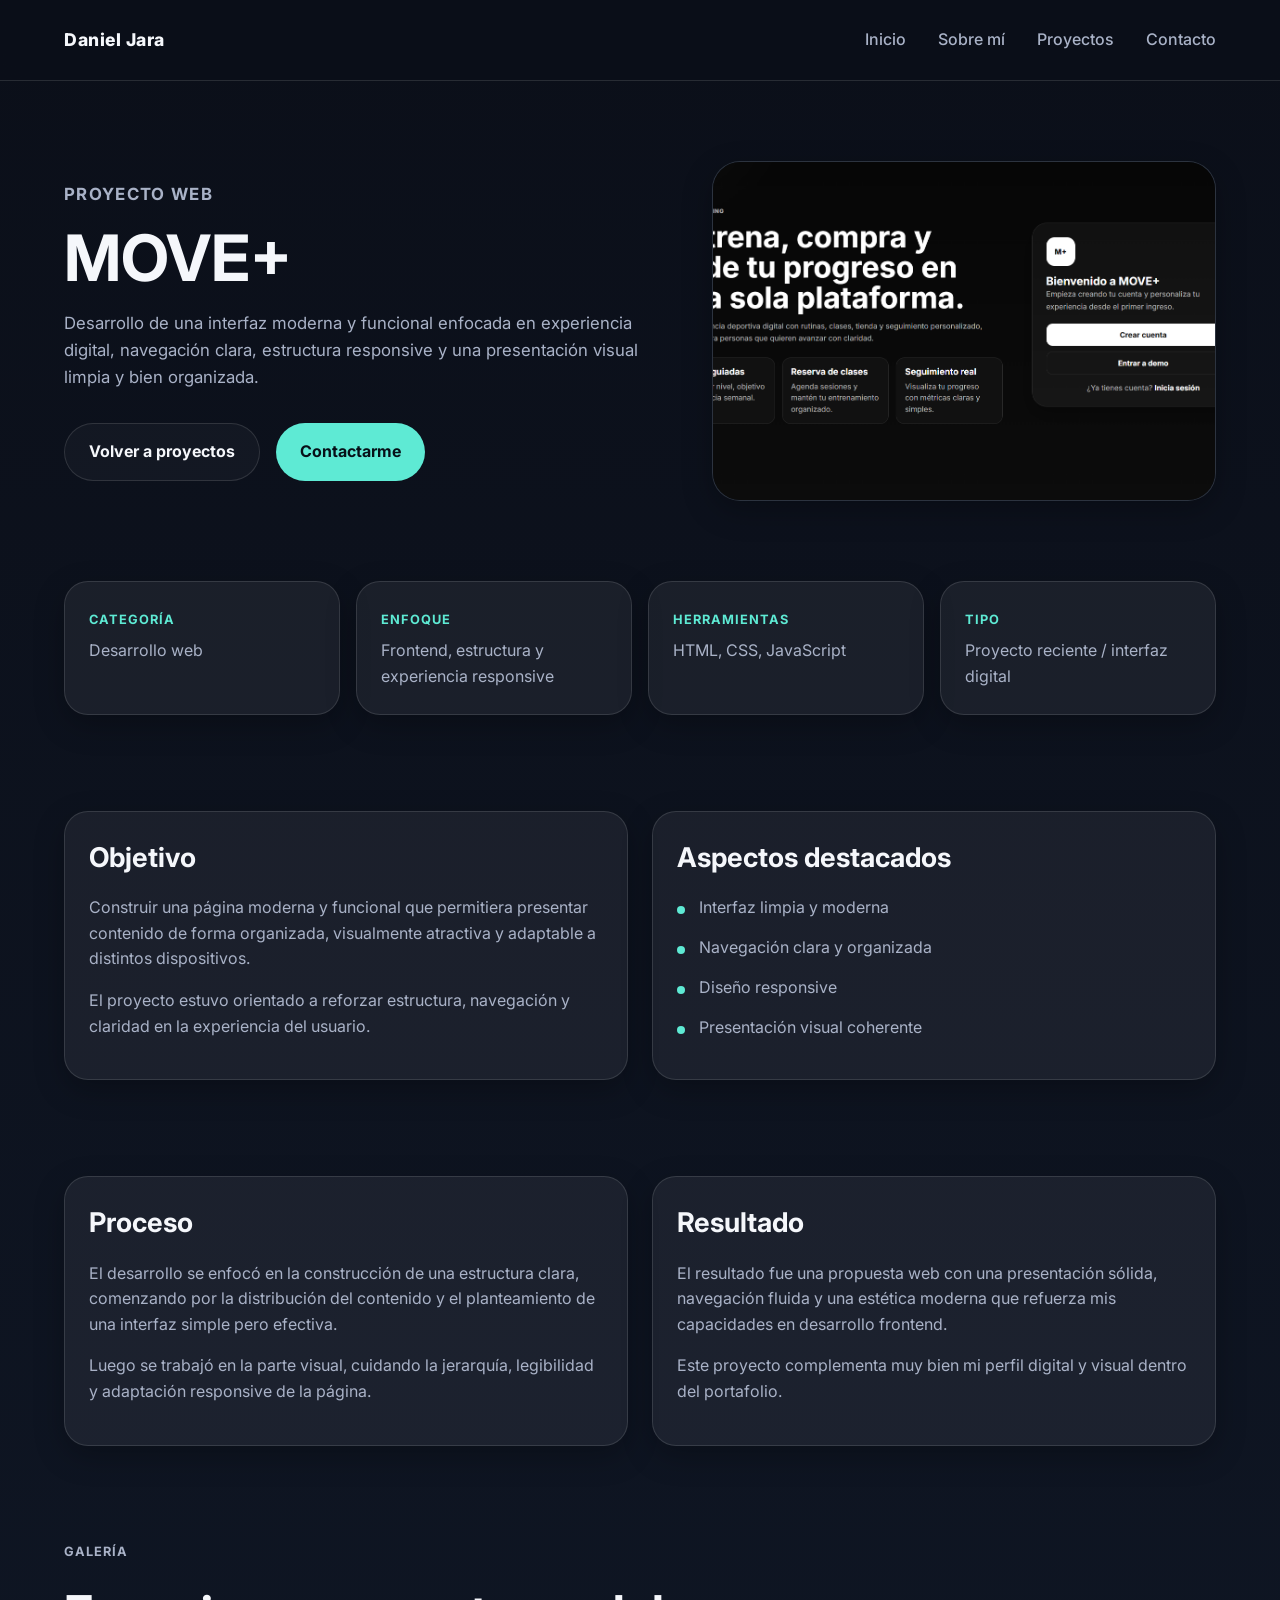
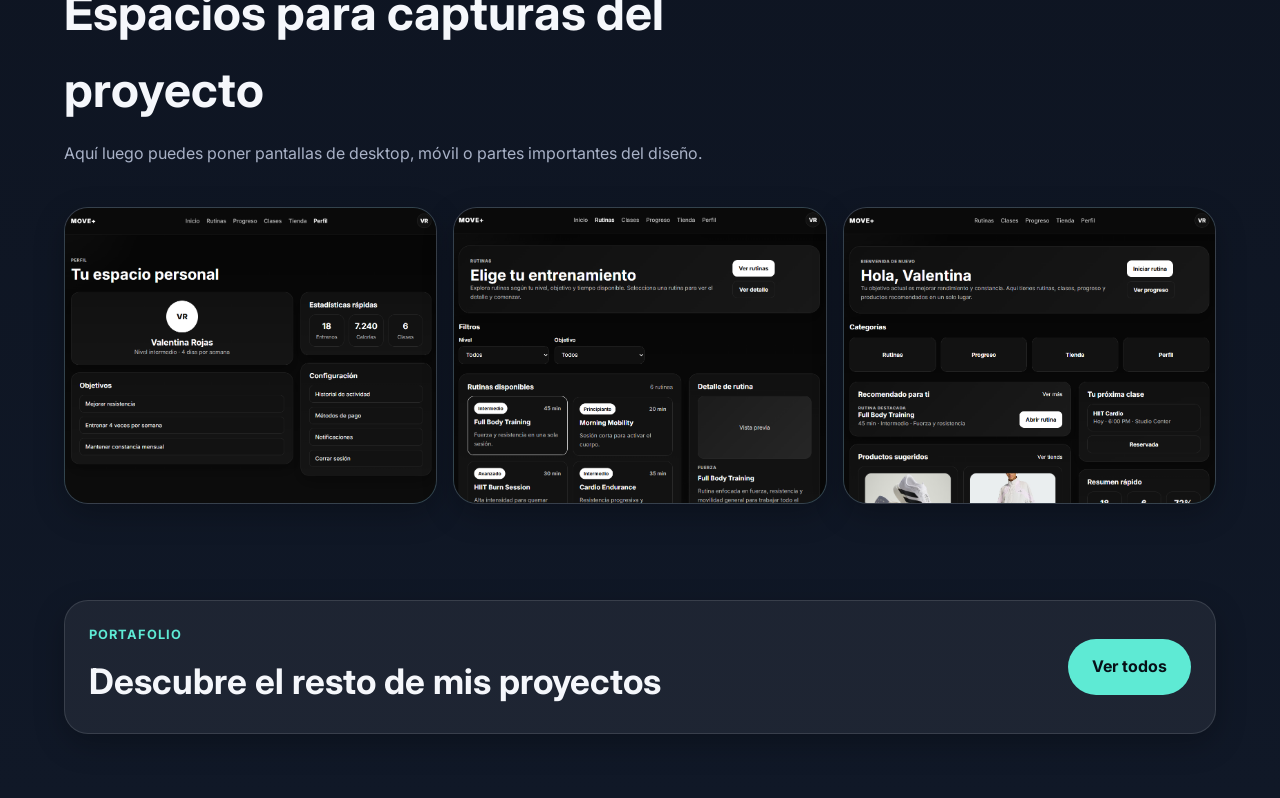
<file: projects/pagina-reciente.html>
<!DOCTYPE html>
<html lang="es">
<head>
  <meta charset="UTF-8" />
  <meta name="viewport" content="width=device-width, initial-scale=1.0" />
  <title>MOVE+ | Daniel Jara</title>
  <meta
    name="description"
    content="Proyecto web reciente con enfoque en diseño visual, estructura clara y experiencia responsive."
  />

  <link rel="preconnect" href="https://fonts.googleapis.com" />
  <link rel="preconnect" href="https://fonts.gstatic.com" crossorigin />
  <link
    href="https://fonts.googleapis.com/css2?family=Inter:wght@400;500;600;700;800&display=swap"
    rel="stylesheet"
  />

  <link rel="stylesheet" href="../css/styles.css" />
  <link rel="stylesheet" href="../css/project-detail.css" />
</head>
<body>
  <header class="header">
    <div class="container nav">
      <a href="../index.html" class="logo">Daniel Jara</a>

      <nav class="navbar" id="navbar">
        <a href="../index.html">Inicio</a>
        <a href="../about.html">Sobre mí</a>
        <a href="../projects.html">Proyectos</a>
        <a href="../contact.html">Contacto</a>
      </nav>

      <button class="menu-toggle" id="menu-toggle" aria-label="Abrir menú">
        ☰
      </button>
    </div>
  </header>

  <main>
    <section class="project-hero reveal">
      <div class="container project-hero-grid">
        <div class="project-hero-text">
          <p class="section-tag">Proyecto web</p>
          <h1>MOVE+</h1>
          <p>
            <p>
                Desarrollo de una interfaz moderna y funcional enfocada en experiencia
                digital, navegación clara, estructura responsive y una presentación visual
                limpia y bien organizada.
            </p>
          </p>

          <div class="hero-buttons">
            <a href="../projects.html" class="btn btn-secondary">Volver a proyectos</a>
            <a href="../contact.html" class="btn btn-primary">Contactarme</a>
          </div>
        </div>

        <div class="project-hero-visual float-soft">
          <img src="..\images\movee.png" alt="Imagen principal del proyecto Sr. Buñuelo">
            </div>
      </div>
    </section>

    <section class="project-meta reveal">
      <div class="container meta-grid">
        <div class="meta-card">
          <span>Categoría</span>
          <p>Desarrollo web</p>
        </div>
        <div class="meta-card">
          <span>Enfoque</span>
          <p>Frontend, estructura y experiencia responsive</p>
        </div>
        <div class="meta-card">
          <span>Herramientas</span>
          <p>HTML, CSS, JavaScript</p>
        </div>
        <div class="meta-card">
          <span>Tipo</span>
          <p>Proyecto reciente / interfaz digital</p>
        </div>
      </div>
    </section>

    <section class="project-section reveal">
      <div class="container content-grid">
        <article class="content-card">
          <h2>Objetivo</h2>
          <p>
            Construir una página moderna y funcional que permitiera presentar
            contenido de forma organizada, visualmente atractiva y adaptable a
            distintos dispositivos.
          </p>
          <p>
            El proyecto estuvo orientado a reforzar estructura, navegación y
            claridad en la experiencia del usuario.
          </p>
        </article>

        <article class="content-card">
          <h2>Aspectos destacados</h2>
          <ul class="highlight-list">
            <li>Interfaz limpia y moderna</li>
            <li>Navegación clara y organizada</li>
            <li>Diseño responsive</li>
            <li>Presentación visual coherente</li>
          </ul>
        </article>
      </div>
    </section>

    <section class="project-section reveal">
      <div class="container content-grid">
        <article class="content-card">
          <h2>Proceso</h2>
          <p>
            El desarrollo se enfocó en la construcción de una estructura clara,
            comenzando por la distribución del contenido y el planteamiento de
            una interfaz simple pero efectiva.
          </p>
          <p>
            Luego se trabajó en la parte visual, cuidando la jerarquía,
            legibilidad y adaptación responsive de la página.
          </p>
        </article>

        <article class="content-card">
          <h2>Resultado</h2>
          <p>
            El resultado fue una propuesta web con una presentación sólida,
            navegación fluida y una estética moderna que refuerza mis
            capacidades en desarrollo frontend.
          </p>
          <p>
            Este proyecto complementa muy bien mi perfil digital y visual dentro
            del portafolio.
          </p>
        </article>
      </div>
    </section>

    <section class="project-gallery reveal">
      <div class="container">
        <div class="section-header">
          <p class="section-tag">Galería</p>
          <h2>Espacios para capturas del proyecto</h2>
          <p>
            Aquí luego puedes poner pantallas de desktop, móvil o partes importantes del diseño.
          </p>
        </div>

        <div class="gallery-grid">
          <div class="gallery-card">
            <img src="../images/move2.png" alt="Estructura y flujo del espacio del proyecto Sr. Buñuelo">
          </div>

          <div class="gallery-card">
            <img src="../images/move 3.png" alt="Filtros e interacción del público en la experiencia Sr. Buñuelo">
          </div>

          <div class="gallery-card">
            <img src="../images/move4.png" alt="Montaje y ejecución final del proyecto Sr. Buñuelo">
          </div>
        </div>
      </div>
    </section>

    <section class="project-nav reveal">
      <div class="container project-nav-box">
        <div>
          <p class="section-tag">Portafolio</p>
          <h2>Descubre el resto de mis proyectos</h2>
        </div>
        <a href="../projects.html" class="btn btn-primary">Ver todos</a>
      </div>
    </section>
  </main>

  <script src="../js/main.js"></script>
</body>
</html>
</file>
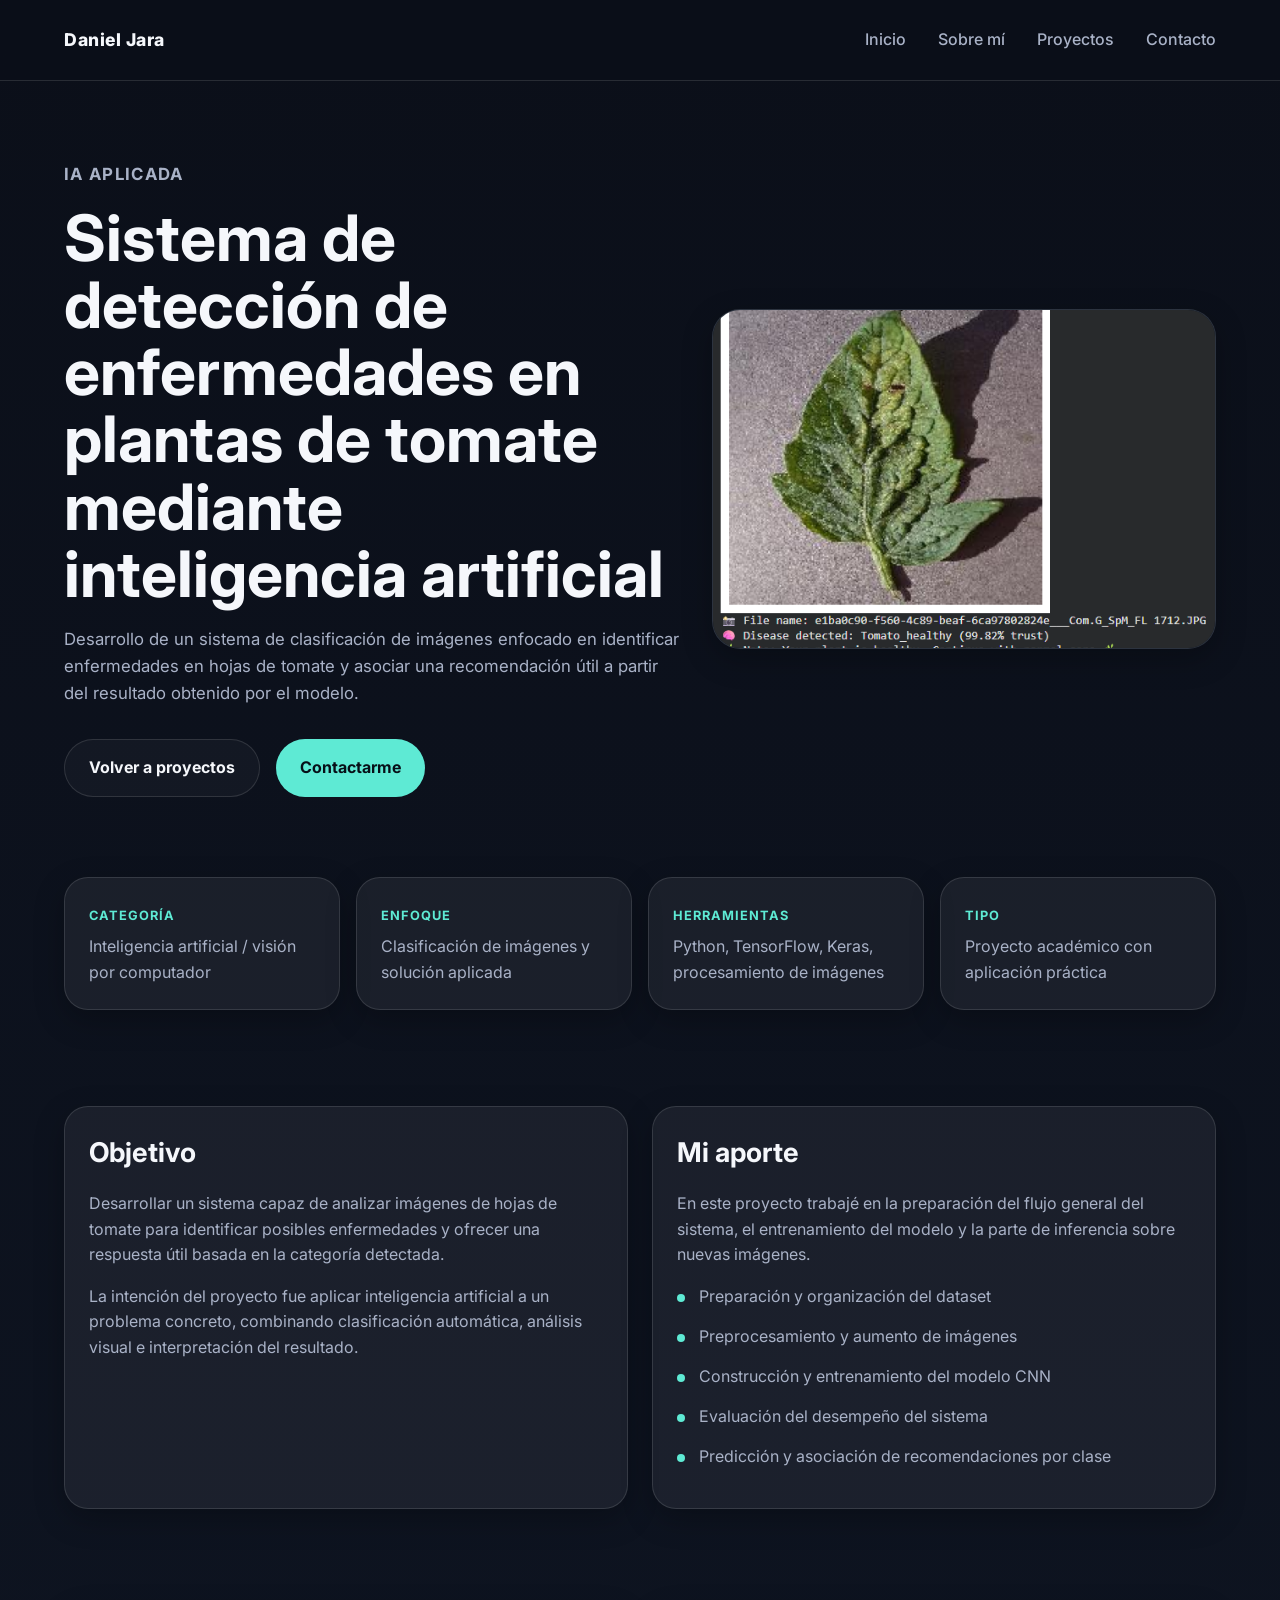
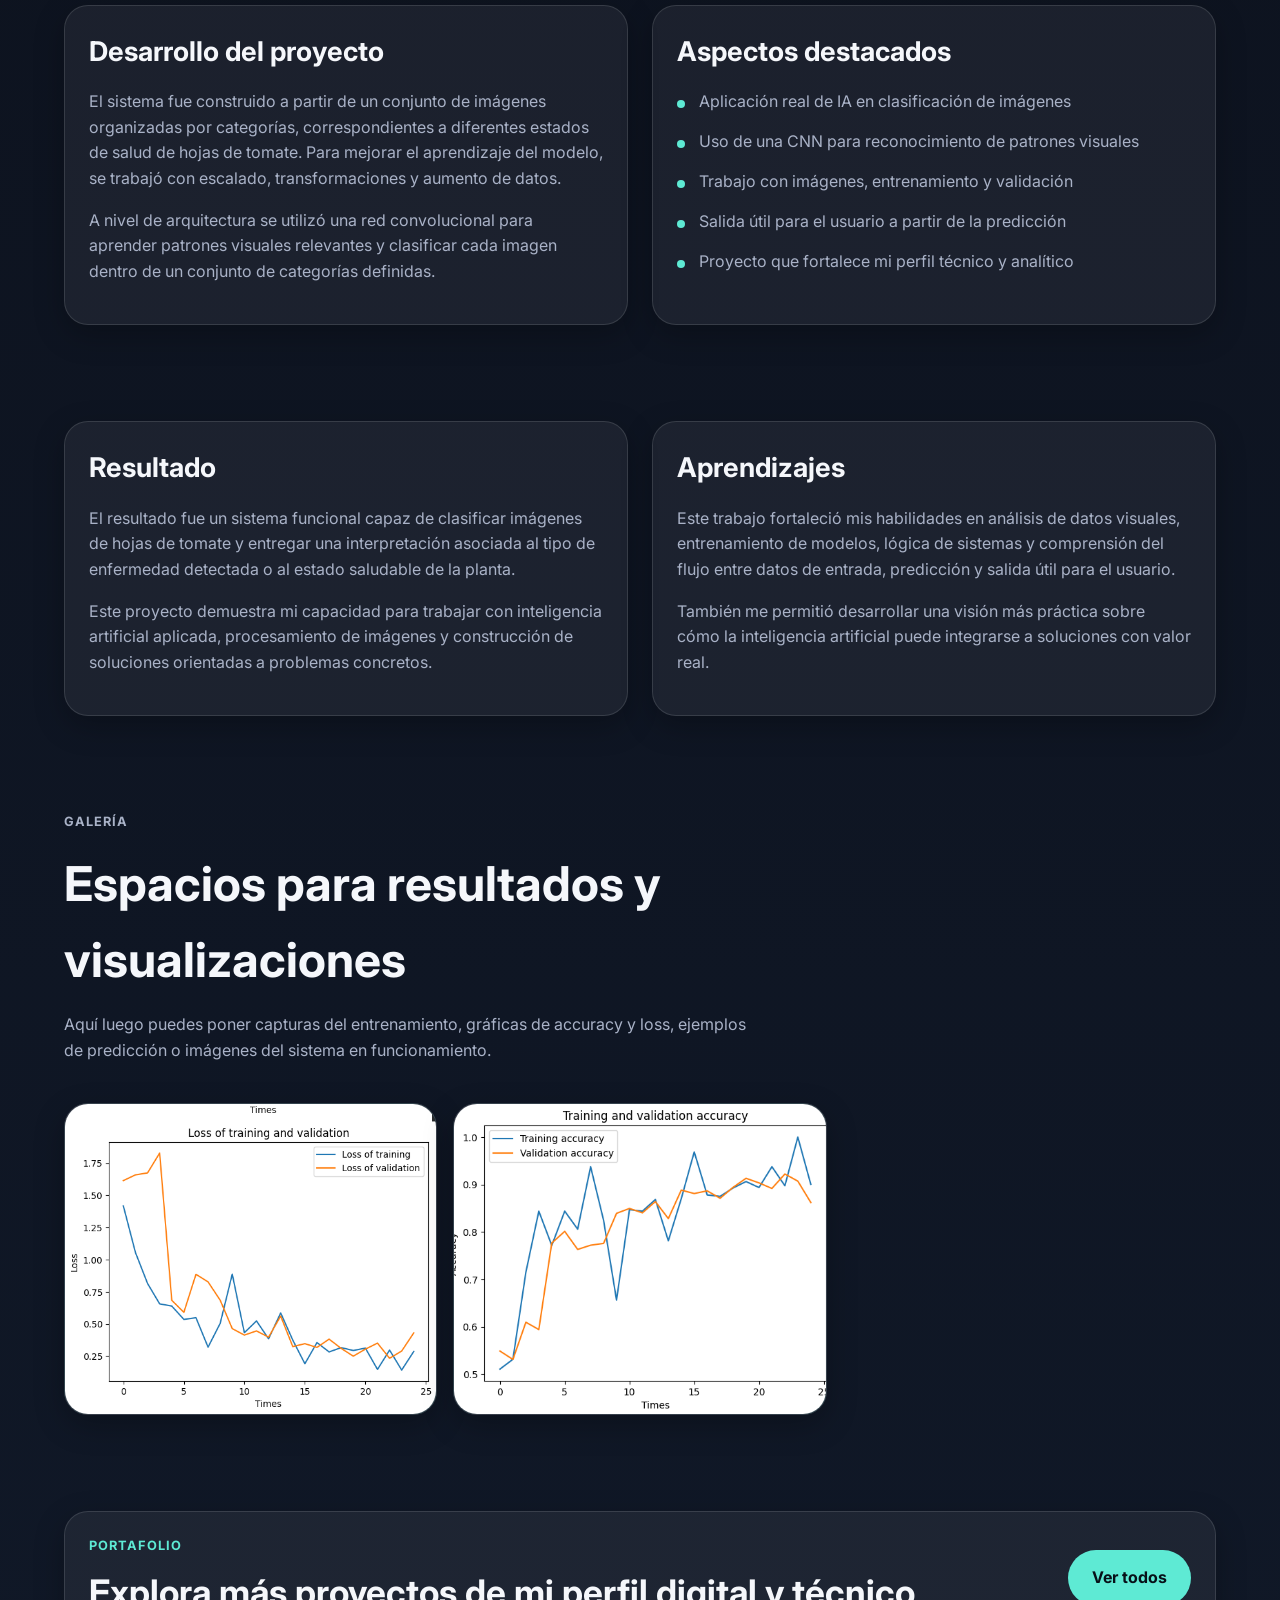
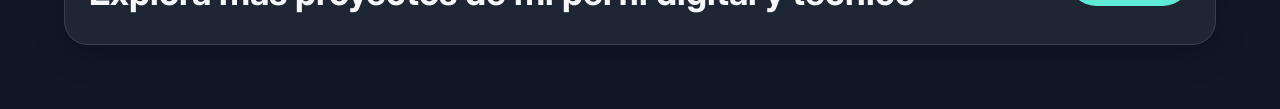
<file: projects/tomate-ia.html>
<!DOCTYPE html>
<html lang="es">
<head>
  <meta charset="UTF-8" />
  <meta name="viewport" content="width=device-width, initial-scale=1.0" />
  <title>Sistema de detección de enfermedades en plantas de tomate mediante inteligencia artificial | Daniel Jara</title>
  <meta
    name="description"
    content="Proyecto de inteligencia artificial aplicado a la detección de enfermedades en plantas de tomate mediante clasificación de imágenes."
  />

  <link rel="preconnect" href="https://fonts.googleapis.com" />
  <link rel="preconnect" href="https://fonts.gstatic.com" crossorigin />
  <link
    href="https://fonts.googleapis.com/css2?family=Inter:wght@400;500;600;700;800&display=swap"
    rel="stylesheet"
  />

  <link rel="stylesheet" href="../css/styles.css" />
  <link rel="stylesheet" href="../css/project-detail.css" />
</head>
<body>
  <header class="header">
    <div class="container nav">
      <a href="../index.html" class="logo">Daniel Jara</a>

      <nav class="navbar" id="navbar">
        <a href="../index.html">Inicio</a>
        <a href="../about.html">Sobre mí</a>
        <a href="../projects.html">Proyectos</a>
        <a href="../contact.html">Contacto</a>
      </nav>

      <button class="menu-toggle" id="menu-toggle" aria-label="Abrir menú">
        ☰
      </button>
    </div>
  </header>

  <main>
    <section class="project-hero reveal">
      <div class="container project-hero-grid">
        <div class="project-hero-text">
          <p class="section-tag">IA aplicada</p>
          <h1>Sistema de detección de enfermedades en plantas de tomate mediante inteligencia artificial</h1>
          <p>
            Desarrollo de un sistema de clasificación de imágenes enfocado en
            identificar enfermedades en hojas de tomate y asociar una
            recomendación útil a partir del resultado obtenido por el modelo.
          </p>

          <div class="hero-buttons">
            <a href="../projects.html" class="btn btn-secondary">Volver a proyectos</a>
            <a href="../contact.html" class="btn btn-primary">Contactarme</a>
          </div>
        </div>

        <div class="project-hero-visual float-soft">
          <img src="..\images\planta.png" alt="Imagen principal del proyecto Sr. Buñuelo">
            </div>
      </div>
    </section>

    <section class="project-meta reveal">
      <div class="container meta-grid">
        <div class="meta-card">
          <span>Categoría</span>
          <p>Inteligencia artificial / visión por computador</p>
        </div>
        <div class="meta-card">
          <span>Enfoque</span>
          <p>Clasificación de imágenes y solución aplicada</p>
        </div>
        <div class="meta-card">
          <span>Herramientas</span>
          <p>Python, TensorFlow, Keras, procesamiento de imágenes</p>
        </div>
        <div class="meta-card">
          <span>Tipo</span>
          <p>Proyecto académico con aplicación práctica</p>
        </div>
      </div>
    </section>

    <section class="project-section reveal">
      <div class="container content-grid">
        <article class="content-card">
          <h2>Objetivo</h2>
          <p>
            Desarrollar un sistema capaz de analizar imágenes de hojas de tomate
            para identificar posibles enfermedades y ofrecer una respuesta útil
            basada en la categoría detectada.
          </p>
          <p>
            La intención del proyecto fue aplicar inteligencia artificial a un
            problema concreto, combinando clasificación automática, análisis
            visual e interpretación del resultado.
          </p>
        </article>

        <article class="content-card">
          <h2>Mi aporte</h2>
          <p>
            En este proyecto trabajé en la preparación del flujo general del
            sistema, el entrenamiento del modelo y la parte de inferencia sobre
            nuevas imágenes.
          </p>
          <ul class="highlight-list">
            <li>Preparación y organización del dataset</li>
            <li>Preprocesamiento y aumento de imágenes</li>
            <li>Construcción y entrenamiento del modelo CNN</li>
            <li>Evaluación del desempeño del sistema</li>
            <li>Predicción y asociación de recomendaciones por clase</li>
          </ul>
        </article>
      </div>
    </section>

    <section class="project-section reveal">
      <div class="container content-grid">
        <article class="content-card">
          <h2>Desarrollo del proyecto</h2>
          <p>
            El sistema fue construido a partir de un conjunto de imágenes
            organizadas por categorías, correspondientes a diferentes estados de
            salud de hojas de tomate. Para mejorar el aprendizaje del modelo, se
            trabajó con escalado, transformaciones y aumento de datos.
          </p>
          <p>
            A nivel de arquitectura se utilizó una red convolucional para
            aprender patrones visuales relevantes y clasificar cada imagen dentro
            de un conjunto de categorías definidas.
          </p>
        </article>

        <article class="content-card">
          <h2>Aspectos destacados</h2>
          <ul class="highlight-list">
            <li>Aplicación real de IA en clasificación de imágenes</li>
            <li>Uso de una CNN para reconocimiento de patrones visuales</li>
            <li>Trabajo con imágenes, entrenamiento y validación</li>
            <li>Salida útil para el usuario a partir de la predicción</li>
            <li>Proyecto que fortalece mi perfil técnico y analítico</li>
          </ul>
        </article>
      </div>
    </section>

    <section class="project-section reveal">
      <div class="container content-grid">
        <article class="content-card">
          <h2>Resultado</h2>
          <p>
            El resultado fue un sistema funcional capaz de clasificar imágenes de
            hojas de tomate y entregar una interpretación asociada al tipo de
            enfermedad detectada o al estado saludable de la planta.
          </p>
          <p>
            Este proyecto demuestra mi capacidad para trabajar con inteligencia
            artificial aplicada, procesamiento de imágenes y construcción de
            soluciones orientadas a problemas concretos.
          </p>
        </article>

        <article class="content-card">
          <h2>Aprendizajes</h2>
          <p>
            Este trabajo fortaleció mis habilidades en análisis de datos
            visuales, entrenamiento de modelos, lógica de sistemas y comprensión
            del flujo entre datos de entrada, predicción y salida útil para el
            usuario.
          </p>
          <p>
            También me permitió desarrollar una visión más práctica sobre cómo la
            inteligencia artificial puede integrarse a soluciones con valor real.
          </p>
        </article>
      </div>
    </section>

    <section class="project-gallery reveal">
      <div class="container">
        <div class="section-header">
          <p class="section-tag">Galería</p>
          <h2>Espacios para resultados y visualizaciones</h2>
          <p>
            Aquí luego puedes poner capturas del entrenamiento, gráficas de
            accuracy y loss, ejemplos de predicción o imágenes del sistema en
            funcionamiento.
          </p>
        </div>

        <div class="gallery-grid">
          <div class="gallery-card">
            <img src="../images/planta2.png" alt="Estructura y flujo del espacio del proyecto Sr. Buñuelo">
          </div>

          <div class="gallery-card">
            <img src="../images/planta3.png" alt="Filtros e interacción del público en la experiencia Sr. Buñuelo">
          </div>


        </div>
      </div>
    </section>

    <section class="project-nav reveal">
      <div class="container project-nav-box">
        <div>
          <p class="section-tag">Portafolio</p>
          <h2>Explora más proyectos de mi perfil digital y técnico</h2>
        </div>
        <a href="../projects.html" class="btn btn-primary">Ver todos</a>
      </div>
    </section>
  </main>

  <script src="../js/main.js"></script>
</body>
</html>
</file>
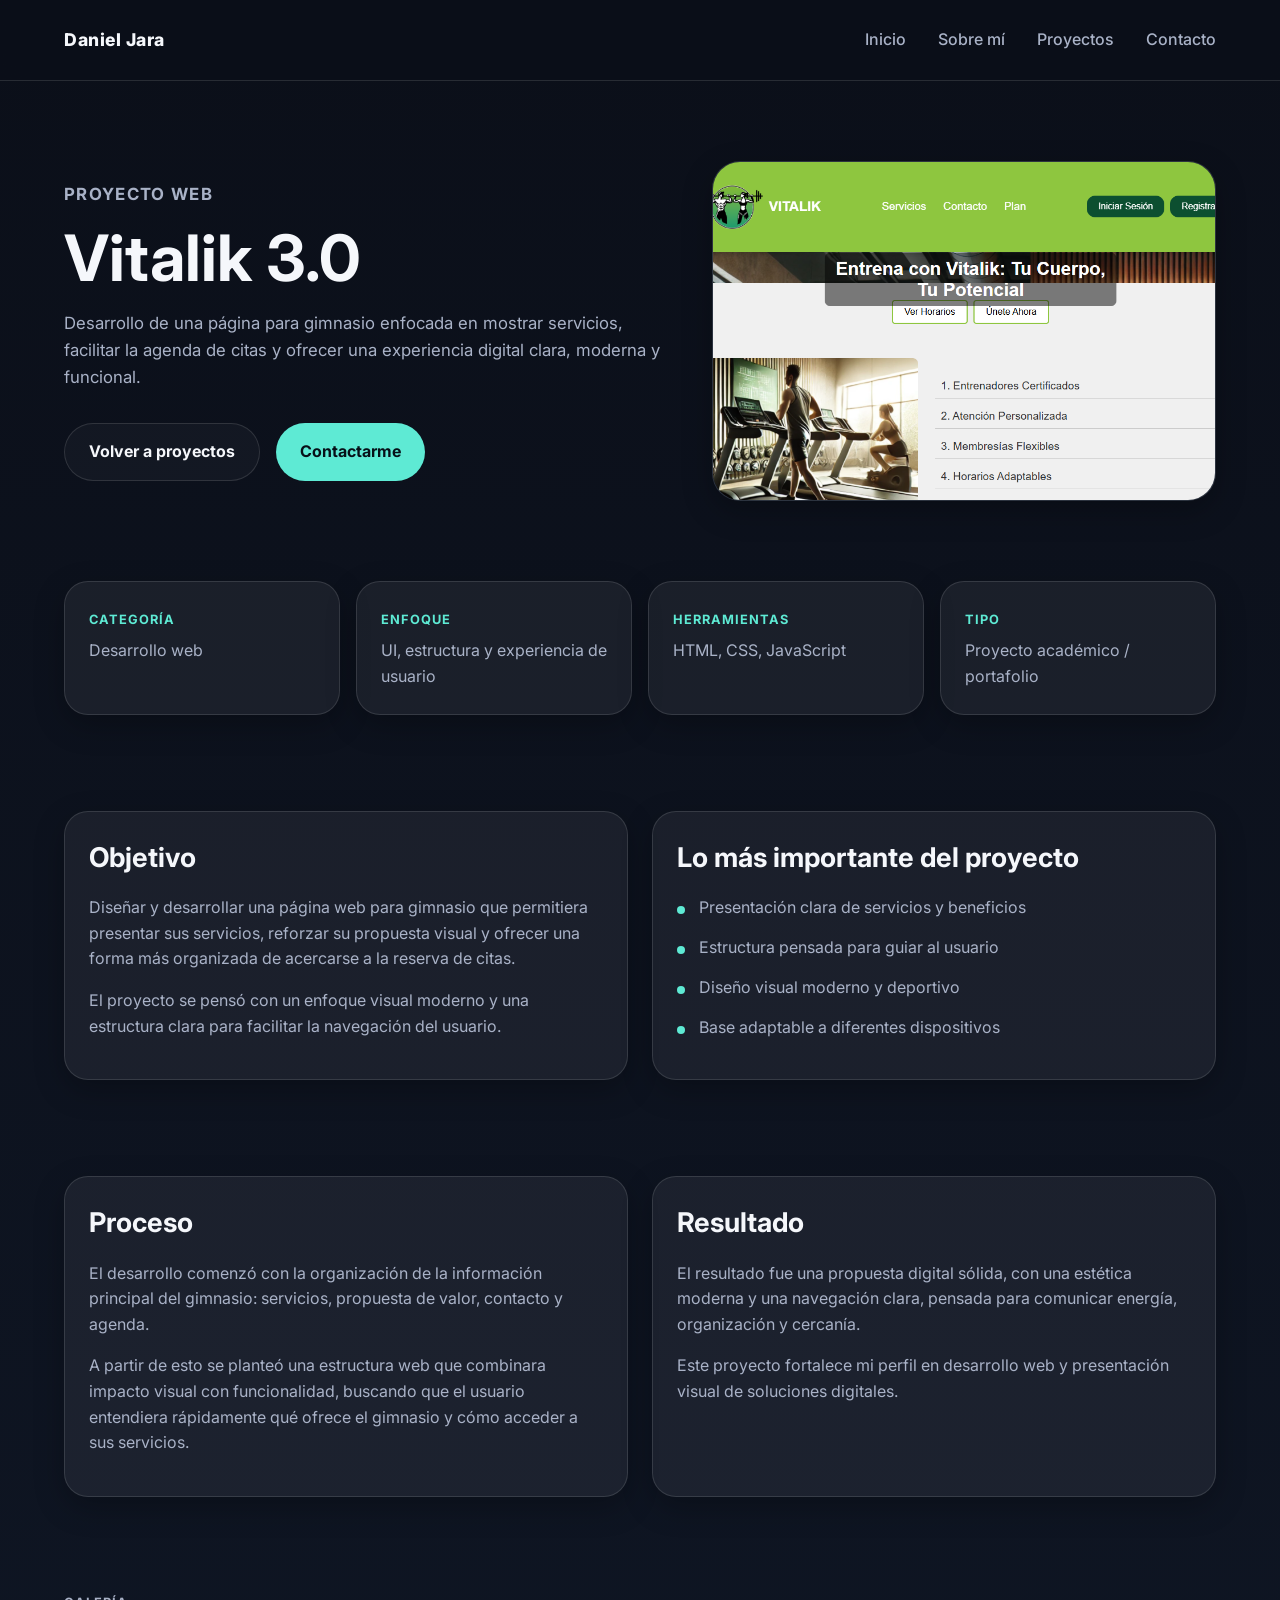
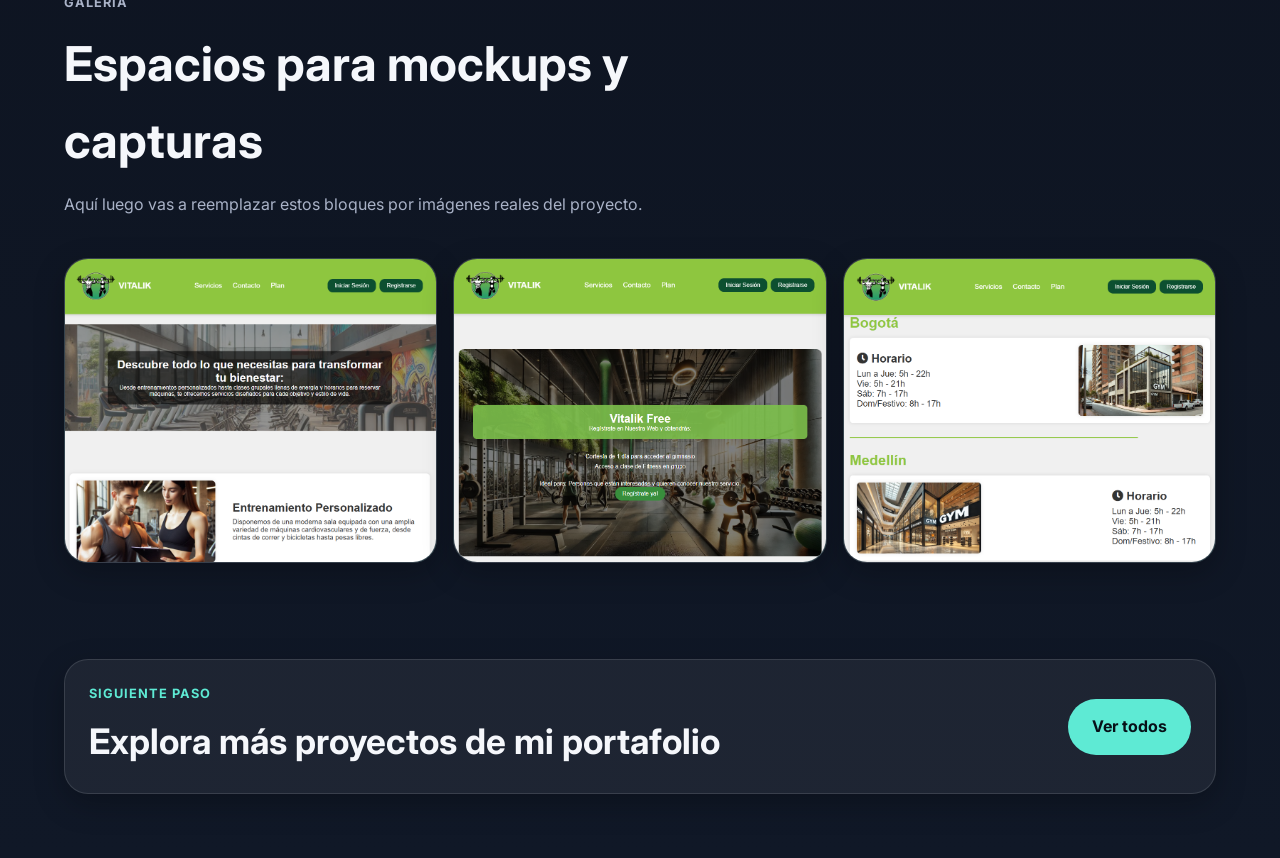
<file: projects/vitalik.html>
<!DOCTYPE html>
<html lang="es">
<head>
  <meta charset="UTF-8" />
  <meta name="viewport" content="width=device-width, initial-scale=1.0" />
  <title>Vitalik 3.0 | Daniel Jara</title>
  <meta
    name="description"
    content="Proyecto Vitalik 3.0, una página web para gimnasio enfocada en servicios, reservas y experiencia digital."
  />

  <link rel="preconnect" href="https://fonts.googleapis.com" />
  <link rel="preconnect" href="https://fonts.gstatic.com" crossorigin />
  <link
    href="https://fonts.googleapis.com/css2?family=Inter:wght@400;500;600;700;800&display=swap"
    rel="stylesheet"
  />

  <link rel="stylesheet" href="../css/styles.css" />
  <link rel="stylesheet" href="../css/project-detail.css" />
</head>
<body>
  <header class="header">
    <div class="container nav">
      <a href="../index.html" class="logo">Daniel Jara</a>

      <nav class="navbar" id="navbar">
        <a href="../index.html">Inicio</a>
        <a href="../about.html">Sobre mí</a>
        <a href="../projects.html">Proyectos</a>
        <a href="../contact.html">Contacto</a>
      </nav>

      <button class="menu-toggle" id="menu-toggle" aria-label="Abrir menú">
        ☰
      </button>
    </div>
  </header>

  <main>
    <section class="project-hero reveal">
      <div class="container project-hero-grid">
        <div class="project-hero-text">
          <p class="section-tag">Proyecto web</p>
          <h1>Vitalik 3.0</h1>
          <p>
            Desarrollo de una página para gimnasio enfocada en mostrar servicios,
            facilitar la agenda de citas y ofrecer una experiencia digital clara,
            moderna y funcional.
          </p>

          <div class="hero-buttons">
            <a href="../projects.html" class="btn btn-secondary">Volver a proyectos</a>
            <a href="../contact.html" class="btn btn-primary">Contactarme</a>
          </div>
        </div>

        <div class="project-hero-visual float-soft">
          <img src="..\images\vitalikk.png" alt="Imagen principal del proyecto Sr. Buñuelo">
            </div>
      </div>
    </section>

    <section class="project-meta reveal">
      <div class="container meta-grid">
        <div class="meta-card">
          <span>Categoría</span>
          <p>Desarrollo web</p>
        </div>
        <div class="meta-card">
          <span>Enfoque</span>
          <p>UI, estructura y experiencia de usuario</p>
        </div>
        <div class="meta-card">
          <span>Herramientas</span>
          <p>HTML, CSS, JavaScript</p>
        </div>
        <div class="meta-card">
          <span>Tipo</span>
          <p>Proyecto académico / portafolio</p>
        </div>
      </div>
    </section>

    <section class="project-section reveal">
      <div class="container content-grid">
        <article class="content-card">
          <h2>Objetivo</h2>
          <p>
            Diseñar y desarrollar una página web para gimnasio que permitiera
            presentar sus servicios, reforzar su propuesta visual y ofrecer una
            forma más organizada de acercarse a la reserva de citas.
          </p>
          <p>
            El proyecto se pensó con un enfoque visual moderno y una estructura
            clara para facilitar la navegación del usuario.
          </p>
        </article>

        <article class="content-card">
          <h2>Lo más importante del proyecto</h2>
          <ul class="highlight-list">
            <li>Presentación clara de servicios y beneficios</li>
            <li>Estructura pensada para guiar al usuario</li>
            <li>Diseño visual moderno y deportivo</li>
            <li>Base adaptable a diferentes dispositivos</li>
          </ul>
        </article>
      </div>
    </section>

    <section class="project-section reveal">
      <div class="container content-grid">
        <article class="content-card">
          <h2>Proceso</h2>
          <p>
            El desarrollo comenzó con la organización de la información principal
            del gimnasio: servicios, propuesta de valor, contacto y agenda.
          </p>
          <p>
            A partir de esto se planteó una estructura web que combinara impacto
            visual con funcionalidad, buscando que el usuario entendiera
            rápidamente qué ofrece el gimnasio y cómo acceder a sus servicios.
          </p>
        </article>

        <article class="content-card">
          <h2>Resultado</h2>
          <p>
            El resultado fue una propuesta digital sólida, con una estética
            moderna y una navegación clara, pensada para comunicar energía,
            organización y cercanía.
          </p>
          <p>
            Este proyecto fortalece mi perfil en desarrollo web y presentación
            visual de soluciones digitales.
          </p>
        </article>
      </div>
    </section>

    <section class="project-gallery reveal">
      <div class="container">
        <div class="section-header">
          <p class="section-tag">Galería</p>
          <h2>Espacios para mockups y capturas</h2>
          <p>
            Aquí luego vas a reemplazar estos bloques por imágenes reales del proyecto.
          </p>
        </div>

        <div class="gallery-grid">
          <div class="gallery-card">
            <img src="../images/vitalik1.png" alt="Estructura y flujo del espacio del proyecto Sr. Buñuelo">
          </div>

          <div class="gallery-card">
            <img src="../images/vitalik2.png" alt="Filtros e interacción del público en la experiencia Sr. Buñuelo">
          </div>

          <div class="gallery-card">
            <img src="../images/vitalik3.png" alt="Montaje y ejecución final del proyecto Sr. Buñuelo">
          </div>
        </div>
      </div>
    </section>

    <section class="project-nav reveal">
      <div class="container project-nav-box">
        <div>
          <p class="section-tag">Siguiente paso</p>
          <h2>Explora más proyectos de mi portafolio</h2>
        </div>
        <a href="../projects.html" class="btn btn-primary">Ver todos</a>
      </div>
    </section>
  </main>

  <script src="../js/main.js"></script>
</body>
</html>
</file>
<file: css/styles.css>
:root {
  --bg: #0b0f19;
  --bg-soft: #121826;
  --card: rgba(255, 255, 255, 0.06);
  --card-solid: #161d2d;
  --text: #f5f7fb;
  --text-soft: #a9b2c7;
  --accent: #5eead4;
  --accent-strong: #2dd4bf;
  --border: rgba(255, 255, 255, 0.12);
  --shadow: 0 10px 30px rgba(0, 0, 0, 0.25);
  --radius: 20px;
  --max-width: 1200px;
}

* {
  margin: 0;
  padding: 0;
  box-sizing: border-box;
}

html {
  scroll-behavior: smooth;
}

body {
  font-family: "Inter", sans-serif;
  background: linear-gradient(180deg, #0b0f19 0%, #101827 100%);
  color: var(--text);
  line-height: 1.6;
}

a {
  text-decoration: none;
  color: inherit;
}

img {
  max-width: 100%;
  display: block;
}

.container {
  width: min(90%, var(--max-width));
  margin: 0 auto;
}

.header {
  position: sticky;
  top: 0;
  z-index: 1000;
  backdrop-filter: blur(16px);
  background: rgba(11, 15, 25, 0.75);
  border-bottom: 1px solid var(--border);
}

.nav {
  display: flex;
  align-items: center;
  justify-content: space-between;
  min-height: 80px;
}

.logo {
  font-size: 1.1rem;
  font-weight: 800;
  letter-spacing: 0.5px;
}

.navbar {
  display: flex;
  gap: 2rem;
}

.navbar a {
  color: var(--text-soft);
  font-weight: 500;
  transition: 0.3s ease;
}

.navbar a:hover {
  color: var(--text);
}

.menu-toggle {
  display: none;
  background: transparent;
  border: none;
  color: var(--text);
  font-size: 1.8rem;
  cursor: pointer;
}

.hero {
  padding: 6rem 0 4rem;
}

.hero-content {
  display: grid;
  grid-template-columns: 1.2fr 0.8fr;
  gap: 3rem;
  align-items: center;
  min-height: 78vh;
}

.tag,
.section-tag,
.small-label {
  color: var(--accent);
  font-weight: 700;
  letter-spacing: 0.08em;
  text-transform: uppercase;
  font-size: 0.8rem;
}

.hero h1 {
  font-size: clamp(2.5rem, 5vw, 4.5rem);
  line-height: 1.05;
  margin: 1rem 0 1.5rem;
  max-width: 800px;
}

.hero h1 span {
  color: var(--accent);
}

.hero-description {
  font-size: 1.05rem;
  color: var(--text-soft);
  max-width: 620px;
}

.hero-buttons {
  display: flex;
  gap: 1rem;
  margin-top: 2rem;
  flex-wrap: wrap;
}

.btn {
  display: inline-flex;
  align-items: center;
  justify-content: center;
  padding: 0.95rem 1.5rem;
  border-radius: 999px;
  font-weight: 700;
  transition: 0.3s ease;
}

.btn-primary {
  background: var(--accent);
  color: #071018;
}

.btn-primary:hover {
  background: var(--accent-strong);
  transform: translateY(-2px);
}

.btn-secondary {
  border: 1px solid var(--border);
  color: var(--text);
  background: rgba(255, 255, 255, 0.03);
}

.btn-secondary:hover {
  border-color: var(--accent);
  color: var(--accent);
}

.hero-visual {
  display: flex;
  justify-content: center;
}

.glass-card {
  width: 100%;
  max-width: 380px;
  padding: 2rem;
  border-radius: 28px;
  background: linear-gradient(
    180deg,
    rgba(255, 255, 255, 0.08),
    rgba(255, 255, 255, 0.03)
  );
  border: 1px solid var(--border);
  box-shadow: var(--shadow);
}

.glass-card h2 {
  font-size: 1.8rem;
  margin: 0.8rem 0;
}

.glass-card p:last-child {
  color: var(--text-soft);
}

.featured-projects,
.skills,
.cta,
.about-preview {
  padding: 5rem 0;
}

.section-header {
  max-width: 700px;
  margin-bottom: 2.5rem;
}

.section-header h2 {
  font-size: clamp(2rem, 4vw, 3rem);
  margin: 0.8rem 0;
}

.section-header p {
  color: var(--text-soft);
}

.projects-grid {
  display: grid;
  grid-template-columns: repeat(3, 1fr);
  gap: 1.5rem;
}

.project-card {
  background: var(--card);
  border: 1px solid var(--border);
  border-radius: var(--radius);
  padding: 1.6rem;
  transition: 0.3s ease;
}

.project-card:hover {
  transform: translateY(-6px);
  border-color: rgba(94, 234, 212, 0.4);
}

.project-category {
  display: inline-block;
  margin-bottom: 1rem;
  color: var(--accent);
  font-size: 0.85rem;
  font-weight: 700;
}

.project-card h3 {
  font-size: 1.4rem;
  margin-bottom: 0.8rem;
}

.project-card p {
  color: var(--text-soft);
  margin-bottom: 1.2rem;
}

.project-card a {
  color: var(--accent);
  font-weight: 700;
}

.about-preview-content {
  display: grid;
  grid-template-columns: 1fr 1fr;
  gap: 2rem;
  align-items: start;
}

.about-preview h2 {
  font-size: clamp(1.8rem, 4vw, 2.8rem);
}

.about-preview p {
  color: var(--text-soft);
  margin-bottom: 1rem;
}

.text-link {
  color: var(--accent);
  font-weight: 700;
}

.skills-grid {
  display: grid;
  grid-template-columns: repeat(4, 1fr);
  gap: 1.2rem;
}

.skill-box {
  background: var(--card);
  border: 1px solid var(--border);
  padding: 1.5rem;
  border-radius: var(--radius);
}

.skill-box h3 {
  margin-bottom: 0.8rem;
}

.skill-box p {
  color: var(--text-soft);
}

.cta-box {
  display: flex;
  align-items: center;
  justify-content: space-between;
  gap: 2rem;
  padding: 2rem;
  background: var(--card);
  border: 1px solid var(--border);
  border-radius: 28px;
}

.cta-box h2 {
  font-size: clamp(1.6rem, 3vw, 2.4rem);
  margin-top: 0.5rem;
}

@media (max-width: 992px) {
  .hero-content,
  .about-preview-content,
  .projects-grid,
  .skills-grid,
  .cta-box {
    grid-template-columns: 1fr;
    flex-direction: column;
  }

  .projects-grid {
    display: grid;
  }

  .skills-grid {
    display: grid;
    grid-template-columns: repeat(2, 1fr);
  }

  .hero {
    padding-top: 4rem;
  }

  .hero-content {
    min-height: auto;
  }
}

@media (max-width: 768px) {
  .navbar {
    position: absolute;
    top: 80px;
    right: 5%;
    width: 220px;
    background: #121826;
    border: 1px solid var(--border);
    border-radius: 16px;
    padding: 1rem;
    display: none;
    flex-direction: column;
    gap: 1rem;
  }

  .navbar.active {
    display: flex;
  }

  .menu-toggle {
    display: block;
  }

  .hero h1 {
    font-size: 2.5rem;
  }

  .skills-grid {
    grid-template-columns: 1fr;
  }

  .hero-buttons {
    flex-direction: column;
    align-items: stretch;
  }

  .btn {
    width: 100%;
  }
}
.page-hero {
  padding: 5rem 0 3rem;
}

.page-hero-content {
  max-width: 850px;
}

.page-hero-content h1 {
  font-size: clamp(2.4rem, 5vw, 4.2rem);
  line-height: 1.05;
  margin: 1rem 0 1.2rem;
}

.page-hero-content p:last-child {
  color: var(--text-soft);
  font-size: 1.05rem;
}

.profile-section,
.journey-section,
.tools-section,
.mini-cta {
  padding: 4rem 0;
}

.profile-grid {
  display: grid;
  grid-template-columns: 1fr 1fr;
  gap: 1.5rem;
}

.profile-card,
.journey-card,
.tool-card,
.mini-cta-box {
  background: var(--card);
  border: 1px solid var(--border);
  border-radius: 24px;
  padding: 1.8rem;
}

.profile-card h2,
.tool-card h3,
.journey-card h3 {
  margin: 0.8rem 0 1rem;
}

.profile-card p {
  color: var(--text-soft);
  margin-bottom: 1rem;
}

.custom-list {
  list-style: none;
  padding-left: 0;
}

.custom-list li {
  position: relative;
  padding-left: 1.4rem;
  margin-bottom: 0.9rem;
  color: var(--text-soft);
}

.custom-list li::before {
  content: "";
  position: absolute;
  left: 0;
  top: 0.65rem;
  width: 8px;
  height: 8px;
  border-radius: 50%;
  background: var(--accent);
}

.journey-grid,
.tools-grid {
  display: grid;
  grid-template-columns: repeat(3, 1fr);
  gap: 1.2rem;
}

.journey-label {
  display: inline-block;
  margin-bottom: 1rem;
  color: var(--accent);
  font-size: 0.85rem;
  font-weight: 700;
}

.journey-card p,
.tool-card p {
  color: var(--text-soft);
}

.tools-grid {
  grid-template-columns: repeat(4, 1fr);
}

.mini-cta-box {
  display: flex;
  justify-content: space-between;
  align-items: center;
  gap: 2rem;
}

.mini-cta-box h2 {
  font-size: clamp(1.5rem, 3vw, 2.3rem);
  margin-top: 0.6rem;
}

@media (max-width: 992px) {
  .profile-grid,
  .journey-grid,
  .tools-grid {
    grid-template-columns: 1fr;
  }

  .mini-cta-box {
    flex-direction: column;
    align-items: flex-start;
  }
}
.page-hero {
  padding: 5rem 0 3rem;
}

.page-hero-content {
  max-width: 900px;
}

.page-hero-content h1 {
  font-size: clamp(2.4rem, 5vw, 4.2rem);
  line-height: 1.05;
  margin: 1rem 0 1.2rem;
}

.page-hero-content p:last-child {
  color: var(--text-soft);
  font-size: 1.05rem;
}

.projects-page-section {
  padding: 2rem 0 5rem;
}

.filters {
  display: flex;
  flex-wrap: wrap;
  gap: 0.8rem;
  margin-bottom: 2rem;
}

.filter-btn {
  background: rgba(255, 255, 255, 0.04);
  border: 1px solid var(--border);
  color: var(--text);
  padding: 0.8rem 1.1rem;
  border-radius: 999px;
  cursor: pointer;
  font-family: inherit;
  font-weight: 600;
  transition: 0.3s ease;
}

.filter-btn:hover,
.filter-btn.active {
  border-color: rgba(94, 234, 212, 0.5);
  color: var(--accent);
}

.project-list {
  display: flex;
  flex-direction: column;
  gap: 1.5rem;
}

.project-item {
  display: grid;
  grid-template-columns: 1.1fr 0.9fr;
  gap: 1.5rem;
  align-items: center;
  background: var(--card);
  border: 1px solid var(--border);
  border-radius: 26px;
  padding: 1.5rem;
  overflow: hidden;
}

.project-item-content h2 {
  font-size: 2rem;
  margin: 0.7rem 0 1rem;
}

.project-item-content p {
  color: var(--text-soft);
  margin-bottom: 1rem;
  max-width: 650px;
}

.project-type {
  display: inline-block;
  color: var(--accent);
  font-size: 0.85rem;
  font-weight: 700;
  text-transform: uppercase;
  letter-spacing: 0.08em;
}

.project-tags {
  display: flex;
  flex-wrap: wrap;
  gap: 0.7rem;
  margin-bottom: 1.3rem;
}

.project-tags span {
  background: rgba(255, 255, 255, 0.05);
  border: 1px solid var(--border);
  padding: 0.5rem 0.8rem;
  border-radius: 999px;
  color: var(--text-soft);
  font-size: 0.9rem;
}

.project-item-visual {
  min-height: 250px;
  border-radius: 20px;
  background: linear-gradient(
    135deg,
    rgba(94, 234, 212, 0.22),
    rgba(255, 255, 255, 0.04)
  );
  border: 1px solid rgba(255, 255, 255, 0.08);
}

@media (max-width: 992px) {
  .project-item {
    grid-template-columns: 1fr;
  }

  .project-item-content h2 {
    font-size: 1.7rem;
  }
}
.page-hero {
  padding: 5rem 0 3rem;
}

.page-hero-content {
  max-width: 850px;
}

.page-hero-content h1 {
  font-size: clamp(2.4rem, 5vw, 4.2rem);
  line-height: 1.05;
  margin: 1rem 0 1.2rem;
}

.page-hero-content p:last-child {
  color: var(--text-soft);
  font-size: 1.05rem;
}

.contact-section,
.contact-cta {
  padding: 4rem 0;
}

.contact-grid {
  display: grid;
  grid-template-columns: 0.95fr 1.05fr;
  gap: 1.5rem;
  align-items: start;
}

.contact-info,
.contact-form-box,
.contact-cta-box {
  background: var(--card);
  border: 1px solid var(--border);
  border-radius: 26px;
  padding: 1.8rem;
  box-shadow: var(--shadow);
}

.contact-info h2,
.contact-form-box h2 {
  margin: 0.8rem 0 1rem;
}

.contact-text {
  color: var(--text-soft);
  margin-bottom: 1.5rem;
}

.info-list {
  display: grid;
  gap: 1rem;
}

.info-card {
  padding: 1rem 1.1rem;
  border-radius: 18px;
  background: rgba(255, 255, 255, 0.04);
  border: 1px solid var(--border);
  transition: 0.3s ease;
}

.info-card:hover {
  transform: translateY(-4px);
  border-color: rgba(94, 234, 212, 0.45);
}

.info-card span {
  display: inline-block;
  margin-bottom: 0.4rem;
  color: var(--accent);
  font-size: 0.85rem;
  font-weight: 700;
  text-transform: uppercase;
  letter-spacing: 0.08em;
}

.info-card p {
  color: var(--text-soft);
  word-break: break-word;
}

.contact-form {
  display: grid;
  gap: 1rem;
  margin-top: 1rem;
}

.form-group {
  display: grid;
  gap: 0.45rem;
}

.form-group label {
  font-weight: 600;
  color: var(--text);
}

.form-group input,
.form-group textarea {
  width: 100%;
  padding: 1rem 1rem;
  border-radius: 16px;
  border: 1px solid var(--border);
  background: rgba(255, 255, 255, 0.04);
  color: var(--text);
  font-family: inherit;
  font-size: 1rem;
  outline: none;
  transition: 0.3s ease;
}

.form-group input::placeholder,
.form-group textarea::placeholder {
  color: #7f8aa3;
}

.form-group input:focus,
.form-group textarea:focus {
  border-color: rgba(94, 234, 212, 0.7);
  box-shadow: 0 0 0 4px rgba(94, 234, 212, 0.08);
}

.contact-cta-box {
  display: flex;
  justify-content: space-between;
  align-items: center;
  gap: 2rem;
}

.contact-cta-box h2 {
  font-size: clamp(1.5rem, 3vw, 2.3rem);
  margin-top: 0.6rem;
}

@media (max-width: 992px) {
  .contact-grid {
    grid-template-columns: 1fr;
  }

  .contact-cta-box {
    flex-direction: column;
    align-items: flex-start;
  }
}
.fade-up {
  animation: fadeUp 0.9s ease forwards;
}

.float-soft {
  animation: floatSoft 4s ease-in-out infinite;
}

.reveal {
  opacity: 0;
  transform: translateY(40px);
  transition: opacity 0.9s ease, transform 0.9s ease;
}

.reveal.visible {
  opacity: 1;
  transform: translateY(0);
}

.header.scrolled {
  background: rgba(8, 11, 20, 0.92);
  box-shadow: 0 10px 30px rgba(0, 0, 0, 0.18);
}

.logo,
.navbar a,
.btn,
.project-card,
.skill-box,
.glass-card,
.project-item,
.profile-card,
.journey-card,
.tool-card,
.info-card,
.contact-form-box,
.contact-info {
  transition:
    transform 0.35s ease,
    border-color 0.35s ease,
    background 0.35s ease,
    box-shadow 0.35s ease,
    color 0.35s ease;
}

.glass-card:hover,
.project-card:hover,
.skill-box:hover,
.project-item:hover,
.profile-card:hover,
.journey-card:hover,
.tool-card:hover,
.contact-form-box:hover,
.contact-info:hover {
  transform: translateY(-6px);
  box-shadow: 0 18px 40px rgba(0, 0, 0, 0.22);
}

.hero-text {
  animation: fadeUp 0.9s ease forwards;
}

.hero-visual {
  animation: fadeUp 1.1s ease forwards;
}

.glass-card {
  position: relative;
  overflow: hidden;
}

.glass-card::before,
.project-item-visual::before {
  content: "";
  position: absolute;
  inset: -30%;
  background: radial-gradient(
    circle,
    rgba(94, 234, 212, 0.18) 0%,
    rgba(94, 234, 212, 0) 60%
  );
  animation: pulseGlow 5s linear infinite;
  pointer-events: none;
}

.project-item-visual {
  position: relative;
  overflow: hidden;
}

.project-card,
.skill-box,
.project-item,
.profile-card,
.journey-card,
.tool-card,
.info-card,
.contact-form-box,
.contact-info {
  backdrop-filter: blur(10px);
}

@keyframes fadeUp {
  from {
    opacity: 0;
    transform: translateY(35px);
  }
  to {
    opacity: 1;
    transform: translateY(0);
  }
}

@keyframes floatSoft {
  0%,
  100% {
    transform: translateY(0px);
  }
  50% {
    transform: translateY(-12px);
  }
}

@keyframes pulseGlow {
  0% {
    transform: translateX(-10%) translateY(-10%) scale(1);
  }
  50% {
    transform: translateX(10%) translateY(10%) scale(1.08);
  }
  100% {
    transform: translateX(-10%) translateY(-10%) scale(1);
  }
}
</file>
<file: css/project-detail.css>
.project-hero {
  padding: 5rem 0 3rem;
}

.project-hero-grid {
  display: grid;
  grid-template-columns: 1.1fr 0.9fr;
  gap: 2rem;
  align-items: center;
}

.project-hero-text h1 {
  font-size: clamp(2.5rem, 5vw, 4.3rem);
  line-height: 1.05;
  margin: 1rem 0 1.2rem;
}

.project-hero-text p {
  color: var(--text-soft);
  max-width: 680px;
  font-size: 1.05rem;
}

.project-hero-visual {
  min-height: 340px;
  border-radius: 28px;
  background: linear-gradient(
    135deg,
    rgba(94, 234, 212, 0.22),
    rgba(255, 255, 255, 0.04)
  );
  border: 1px solid var(--border);
  box-shadow: var(--shadow);
  position: relative;
  overflow: hidden;
}

.project-hero-visual::before {
  display: none;
}

.project-meta,
.project-section,
.project-gallery,
.project-nav {
  padding: 2rem 0 4rem;
}

.meta-grid {
  display: grid;
  grid-template-columns: repeat(4, 1fr);
  gap: 1rem;
}

.meta-card,
.content-card,
.gallery-card,
.project-nav-box {
  background: var(--card);
  border: 1px solid var(--border);
  border-radius: 24px;
  padding: 1.5rem;
  box-shadow: var(--shadow);
}

.meta-card span {
  display: inline-block;
  margin-bottom: 0.5rem;
  color: var(--accent);
  font-size: 0.8rem;
  font-weight: 700;
  text-transform: uppercase;
  letter-spacing: 0.08em;
}

.meta-card p {
  color: var(--text-soft);
}

.content-grid {
  display: grid;
  grid-template-columns: 1fr 1fr;
  gap: 1.5rem;
}

.content-card h2 {
  margin-bottom: 1rem;
  font-size: 1.7rem;
}

.content-card p {
  color: var(--text-soft);
  margin-bottom: 1rem;
}

.highlight-list {
  list-style: none;
  padding-left: 0;
}

.highlight-list li {
  position: relative;
  padding-left: 1.4rem;
  margin-bottom: 0.9rem;
  color: var(--text-soft);
}

.highlight-list li::before {
  content: "";
  position: absolute;
  left: 0;
  top: 0.65rem;
  width: 8px;
  height: 8px;
  border-radius: 50%;
  background: var(--accent);
}

.gallery-grid {
  display: grid;
  grid-template-columns: repeat(3, 1fr);
  gap: 1rem;
}

.gallery-card {
  min-height: 220px;
  background: linear-gradient(
    135deg,
    rgba(255, 255, 255, 0.06),
    rgba(94, 234, 212, 0.1)
  );
}

.gallery-card span {
  color: var(--text-soft);
  font-size: 0.95rem;
}

.project-nav-box {
  display: flex;
  justify-content: space-between;
  align-items: center;
  gap: 2rem;
}

.project-nav-box h2 {
  font-size: clamp(1.5rem, 3vw, 2.2rem);
  margin-top: 0.5rem;
}

@media (max-width: 992px) {
  .project-hero-grid,
  .meta-grid,
  .content-grid,
  .gallery-grid {
    grid-template-columns: 1fr;
  }

  .project-nav-box {
    flex-direction: column;
    align-items: flex-start;
  }
}
.gallery-card {
  min-height: 220px;
  background: linear-gradient(
    135deg,
    rgba(255, 255, 255, 0.06),
    rgba(94, 234, 212, 0.1)
  );
  overflow: hidden;
  padding: 0;
}

.gallery-card img {
  width: 100%;
  height: 100%;
  min-height: 220px;
  object-fit: cover;
  display: block;
  transition: transform 0.4s ease;
}

.gallery-card:hover img {
  transform: scale(1.04);
}
.project-hero-visual {
  min-height: 340px;
  height: 340px;
  border-radius: 28px;
  border: 1px solid var(--border);
  box-shadow: var(--shadow);
  position: relative;
  overflow: hidden;
  background: #0f1724;
}

.project-hero-visual img {
  width: 100%;
  height: 100%;
  min-height: 100%;
  object-fit: cover;
  object-position: center;
  display: block;
}
.project-item-visual {
  min-height: 250px;
  border-radius: 20px;
  background: linear-gradient(
    135deg,
    rgba(94, 234, 212, 0.22),
    rgba(255, 255, 255, 0.04)
  );
  border: 1px solid rgba(255, 255, 255, 0.08);
  overflow: hidden;
  position: relative;
}

.project-item-visual img {
  width: 100%;
  height: 100%;
  min-height: 250px;
  object-fit: cover;
  display: block;
  transition: transform 0.4s ease;
}

.project-item:hover .project-item-visual img {
  transform: scale(1.04);
}
</file>
